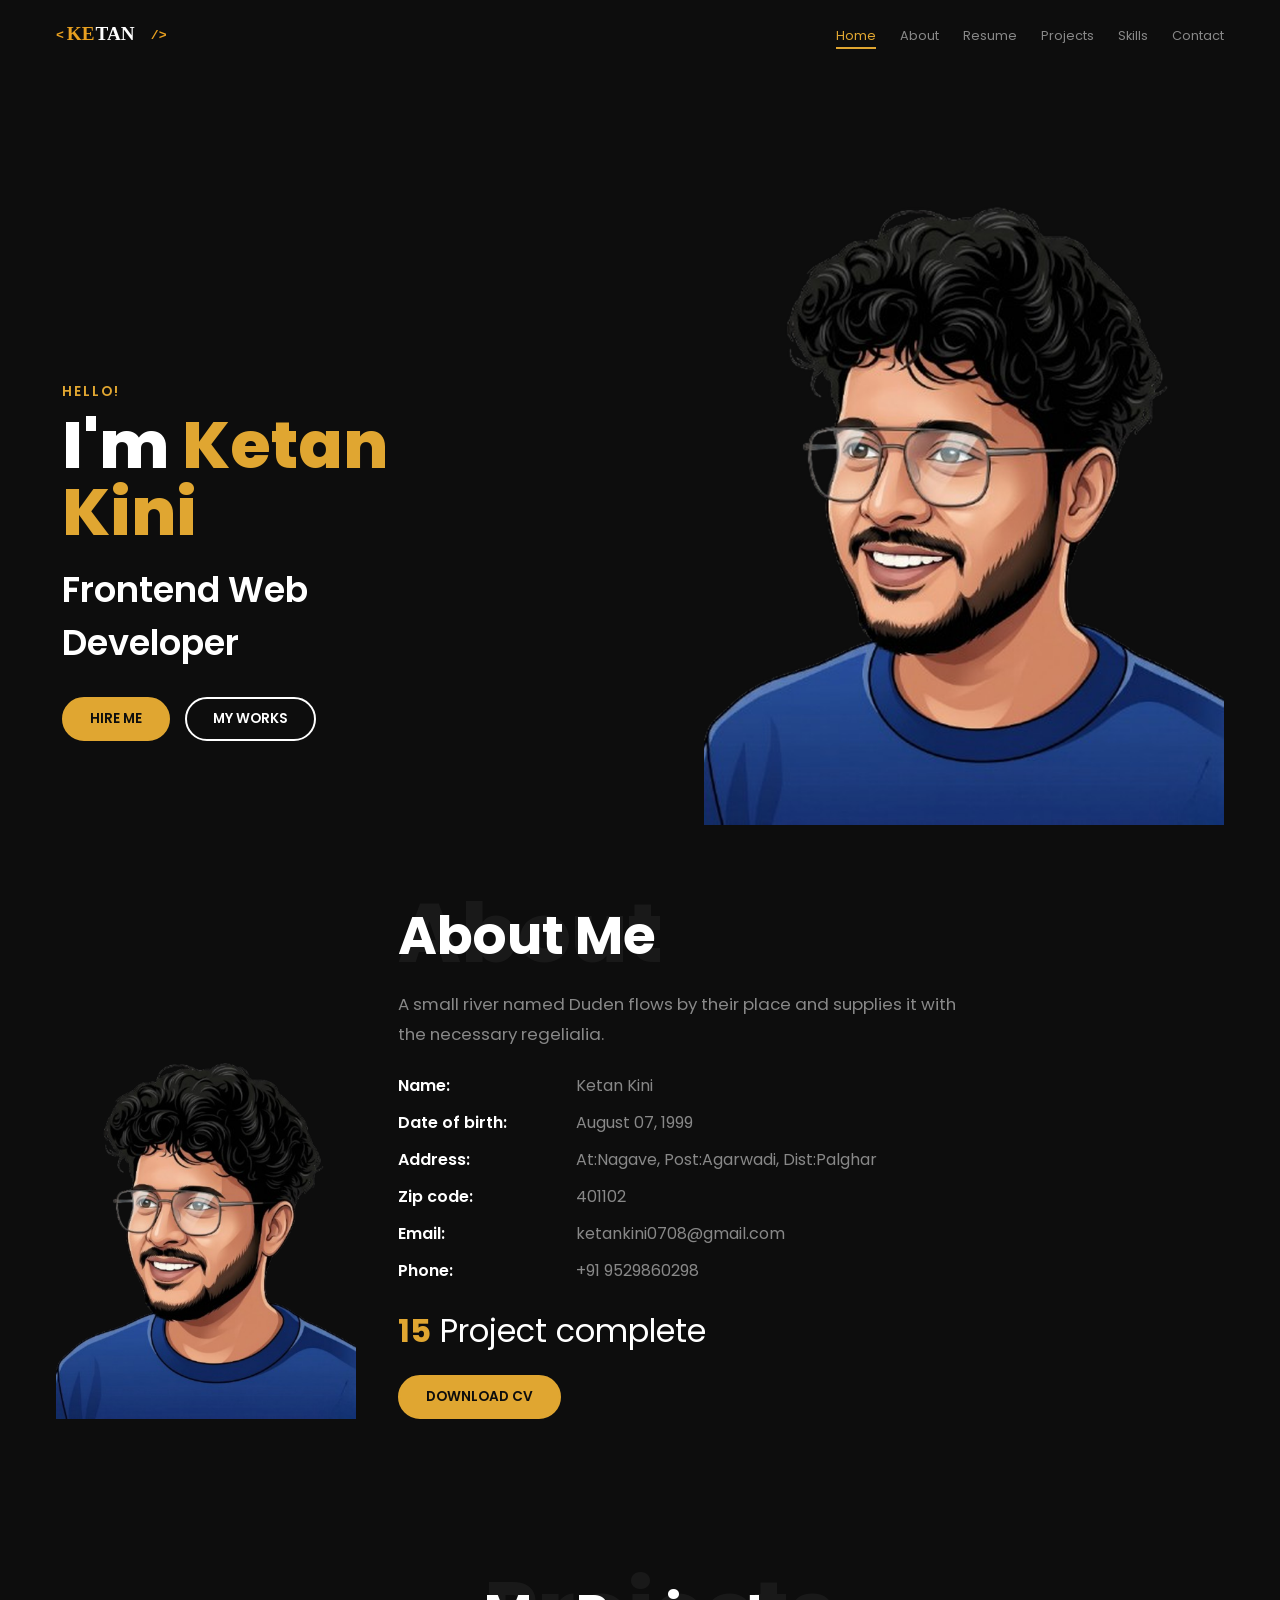
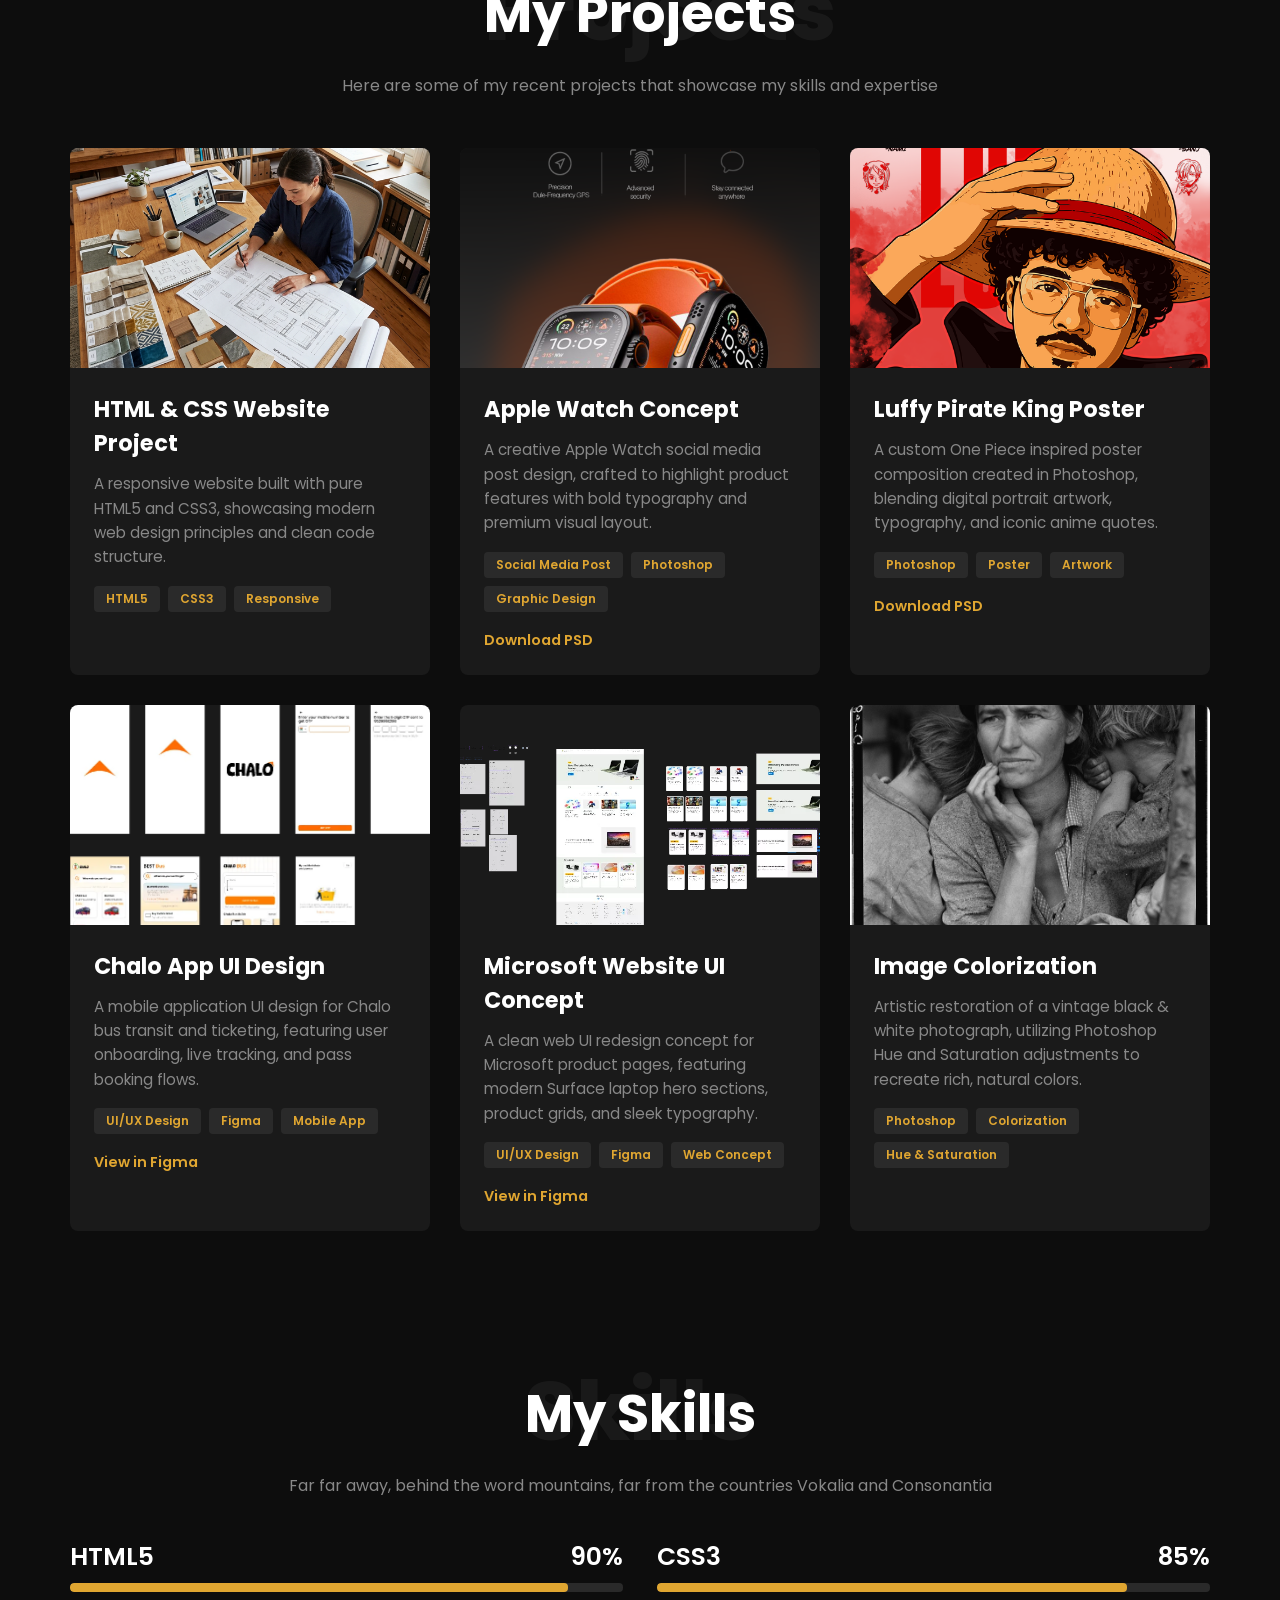
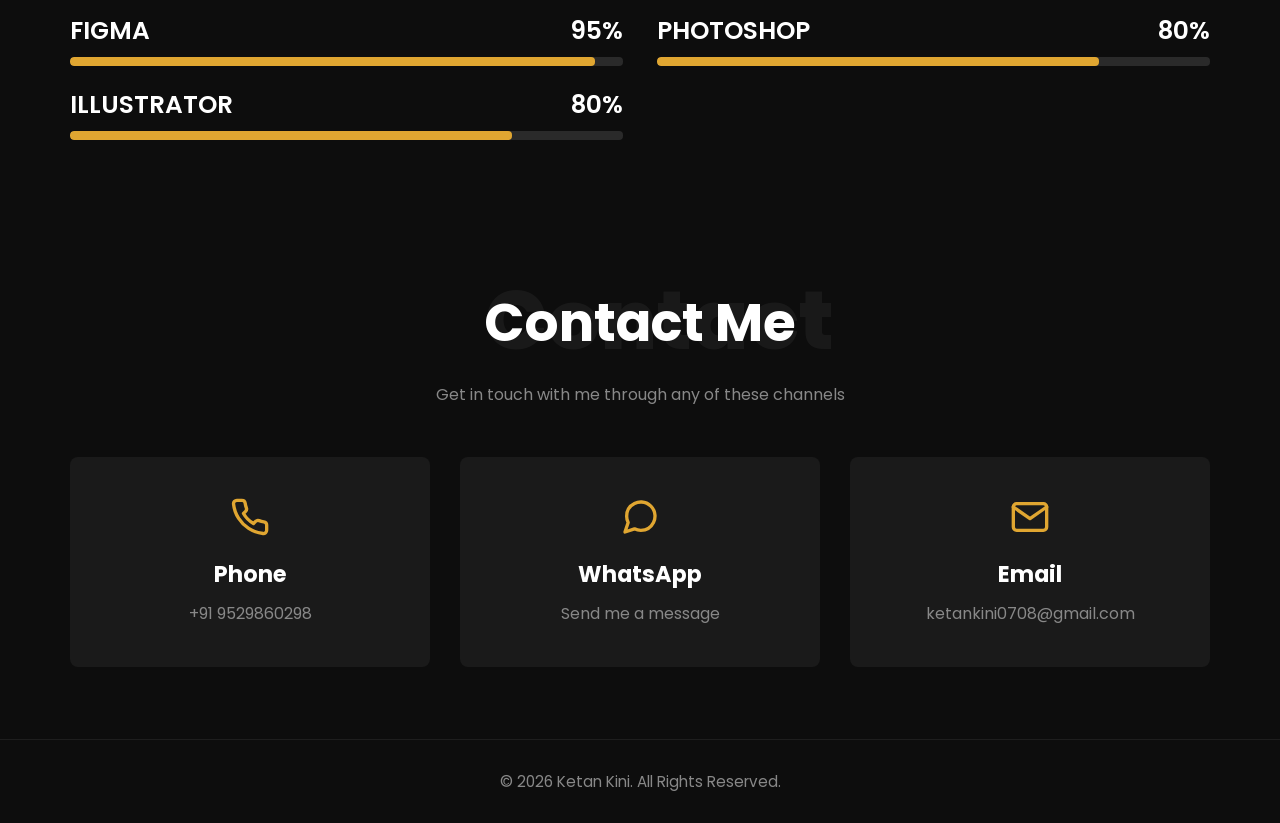
<file: index.html>
<!DOCTYPE html>
<html lang="en">
<head>
    <meta charset="UTF-8">
    <meta name="viewport" content="width=device-width, initial-scale=1.0">
    <title>Ketan Kini Portfolio</title>
    <link rel="preconnect" href="https://fonts.googleapis.com">
    <link href="https://fonts.googleapis.com/css2?family=Poppins:wght@400;600;700;800&display=swap" rel="stylesheet">
    <link rel="stylesheet" href="style.css">
</head>
<body>
    <nav>
        <div class="logo"><img src="ketan_kini_logo.svg" alt="Ketan Kini" height="50" /></div>
        <ul class="nav-links">
            <li><a href="#home" class="active">Home</a></li>
            <li><a href="#about">About</a></li>
            <li><a href="assets/Ketan_Kini_Resume.jpg" download="Ketan_Kini_Resume.jpg">Resume</a></li>
            <li><a href="#projects">Projects</a></li>
            <li><a href="#skills">Skills</a></li>
            <li><a href="#contact">Contact</a></li>
        </ul>
    </nav>

    <section id="home">
        <div class="hero-text">
            <p class="hello">Hello!</p>
            <h1>I'm <span>Ketan<br>Kini</span></h1>
            <p class="subtitle">Frontend Web Developer</p>
            <div class="hero-buttons">
                <a href="#about" class="btn-gold">HIRE ME</a>
                <a href="#projects" class="btn-outline">MY WORKS</a>
            </div>
        </div>
        <div class="hero-image">
            <img src="my_img.png" alt="Ketan Kini">
        </div>
    </section>

    <section id="about">
        <div class="about-image">
            <img src="my_img.png" alt="Ketan kini">
        </div>
        <div class="about-content">
            <div class="section-watermark">
                <span class="watermark">About</span>
                <h2>About Me</h2>
            </div>
            <p class="about-desc">
                A small river named Duden flows by their place and supplies it
                with the necessary regelialia.
            </p>
            <div class="about-info">
                <div class="info-row">
                    <span class="info-label">Name:</span>
                    <span class="info-value">Ketan Kini</span>
                </div>
                <div class="info-row">
                    <span class="info-label">Date of birth:</span>
                    <span class="info-value">August 07, 1999</span>
                </div>
                <div class="info-row">
                    <span class="info-label">Address:</span>
                    <span class="info-value">At:Nagave, Post:Agarwadi, Dist:Palghar</span>
                </div>
                <div class="info-row">
                    <span class="info-label">Zip code:</span>
                    <span class="info-value">401102</span>
                </div>
                <div class="info-row">
                    <span class="info-label">Email:</span>
                    <span class="info-value">ketankini0708@gmail.com</span>
                </div>
                <div class="info-row">
                    <span class="info-label">Phone:</span>
                    <span class="info-value">+91 9529860298</span>
                </div>
            </div>
            <p class="project-count">
                <strong>15</strong> Project complete
            </p>
            <a href="assets/Ketan_Kini_Resume.jpg" download="Ketan_Kini_Resume.jpg" class="btn-gold">DOWNLOAD CV</a>
        </div>
    </section>

    <section id="projects">
        <div class="section-header">
            <div class="section-watermark">
                <span class="watermark">Projects</span>
                <h2>My Projects</h2>
            </div>
            <p>Here are some of my recent projects that showcase my skills and expertise</p>
        </div>
        <div class="projects-grid">
            <a href="projects/project-1/index.html" class="project-card project-card--link" target="_blank" rel="noopener">
                <div class="project-image">
                    <img src="projects/project-1/img/workspace.png" alt="HTML &amp; CSS Website Project">
                </div>
                <div class="project-content">
                    <h3>HTML &amp; CSS Website Project</h3>
                    <p>A responsive website built with pure HTML5 and CSS3, showcasing modern web design principles and clean code structure.</p>
                    <div class="project-tags">
                        <span class="tag">HTML5</span>
                        <span class="tag">CSS3</span>
                        <span class="tag">Responsive</span>
                    </div>
                </div>
            </a>
            <div class="project-card project-card--clickable" data-project-url="projects/project-2/index.html" tabindex="0" role="link" aria-label="Open Apple Watch Concept preview">
                <div class="project-image">
                    <img src="projects/project-2/apple_watch.png" alt="Apple Watch landing page preview" class="apple-watch-thumb">
                </div>
                <div class="project-content">
                    <h3>Apple Watch Concept</h3>
                    <p>A creative Apple Watch social media post design, crafted to highlight product features with bold typography and premium visual layout.</p>
                    <div class="project-tags">
                        <span class="tag">Social Media Post</span>
                        <span class="tag">Photoshop</span>
                        <span class="tag">Graphic Design</span>
                    </div>
                    <div class="project-links">
                        <a href="projects/project-2/apple_watch.psd" download="apple_watch.psd" class="project-link">Download PSD</a>
                    </div>
                </div>
            </div>
            <div class="project-card project-card--clickable" data-project-url="projects/project-5/index.html" tabindex="0" role="link" aria-label="Open Luffy Pirate King Poster preview">
                <div class="project-image">
                    <img src="projects/project-5/modern_poster_thumb.png" alt="Luffy Pirate King Poster preview" class="modern-poster-thumb">
                </div>
                <div class="project-content">
                    <h3>Luffy Pirate King Poster</h3>
                    <p>A custom One Piece inspired poster composition created in Photoshop, blending digital portrait artwork, typography, and iconic anime quotes.</p>
                    <div class="project-tags">
                        <span class="tag">Photoshop</span>
                        <span class="tag">Poster</span>
                        <span class="tag">Artwork</span>
                    </div>
                    <div class="project-links">
                        <a href="projects/project-5/modern_poster.psd" download="modern_poster.psd" class="project-link">Download PSD</a>
                    </div>
                </div>
            </div>
            <div class="project-card project-card--clickable" data-project-url="https://www.figma.com/design/dCYKZvJPeMyLBeoBWhJP19/chalo?node-id=0-1&t=9ohgnh7avR0HBTeg-1" tabindex="0" role="link" aria-label="Open Chalo App UI Design in Figma">
                <div class="project-image">
                    <img src="projects/project-3/chalo.png" alt="Chalo App UI Design Figma preview" class="chalo-thumb">
                </div>
                <div class="project-content">
                    <h3>Chalo App UI Design</h3>
                    <p>A mobile application UI design for Chalo bus transit and ticketing, featuring user onboarding, live tracking, and pass booking flows.</p>
                    <div class="project-tags">
                        <span class="tag">UI/UX Design</span>
                        <span class="tag">Figma</span>
                        <span class="tag">Mobile App</span>
                    </div>
                    <div class="project-links">
                        <a href="https://www.figma.com/design/dCYKZvJPeMyLBeoBWhJP19/chalo?node-id=0-1&t=9ohgnh7avR0HBTeg-1" target="_blank" rel="noopener" class="project-link">View in Figma</a>
                    </div>
                </div>
            </div>
            <div class="project-card project-card--clickable" data-project-url="https://www.figma.com/design/8ovPS0qS6cMPuJkhbM8non/microsoft?node-id=0-1&t=NIjxpKs34daLgEV5-1" tabindex="0" role="link" aria-label="Open Microsoft Website UI Design in Figma">
                <div class="project-image">
                    <img src="projects/project-4/microsoft.png" alt="Microsoft Website UI Design Figma preview" class="microsoft-thumb">
                </div>
                <div class="project-content">
                    <h3>Microsoft Website UI Concept</h3>
                    <p>A clean web UI redesign concept for Microsoft product pages, featuring modern Surface laptop hero sections, product grids, and sleek typography.</p>
                    <div class="project-tags">
                        <span class="tag">UI/UX Design</span>
                        <span class="tag">Figma</span>
                        <span class="tag">Web Concept</span>
                    </div>
                    <div class="project-links">
                        <a href="https://www.figma.com/design/8ovPS0qS6cMPuJkhbM8non/microsoft?node-id=0-1&t=NIjxpKs34daLgEV5-1" target="_blank" rel="noopener" class="project-link">View in Figma</a>
                    </div>
                </div>
            </div>
            <div class="project-card project-card--clickable" data-project-url="projects/project-6/index.html" tabindex="0" role="link" aria-label="Open Image Colorization project preview">
                <div class="project-image image-colorize-container">
                    <img src="projects/project-6/PhotoshopExtension_Image (8).png" alt="Original Black & White" class="image-bw">
                    <img src="projects/project-6/colorize.png" alt="Colorized with Hue & Saturation" class="image-color">
                </div>
                <div class="project-content">
                    <h3>Image Colorization</h3>
                    <p>Artistic restoration of a vintage black & white photograph, utilizing Photoshop Hue and Saturation adjustments to recreate rich, natural colors.</p>
                    <div class="project-tags">
                        <span class="tag">Photoshop</span>
                        <span class="tag">Colorization</span>
                        <span class="tag">Hue &amp; Saturation</span>
                    </div>
                </div>
            </div>
        </div>
    </section>

    <section id="skills">
        <div class="section-header">
            <div class="section-watermark">
                <span class="watermark">Skills</span>
                <h2>My Skills</h2>
            </div>
            <p>Far far away, behind the word mountains, far from the countries Vokalia and Consonantia</p>
        </div>
        <div class="skills-grid">
            <div class="skill-item">
                <div class="skill-label">
                    <span>HTML5</span>
                    <span>90%</span>
                </div>
                <div class="skill-bar">
                    <div class="fill" style="width: 90%;"></div>
                </div>
            </div>
            <div class="skill-item">
                <div class="skill-label">
                    <span>CSS3</span>
                    <span>85%</span>
                </div>
                <div class="skill-bar">
                    <div class="fill" style="width: 85%;"></div>
                </div>
            </div>
            <div class="skill-item">
                <div class="skill-label">
                    <span>FIGMA</span>
                    <span>95%</span>
                </div>
                <div class="skill-bar">
                    <div class="fill" style="width: 95%;"></div>
                </div>
            </div>
            <div class="skill-item">
                <div class="skill-label">
                    <span>PHOTOSHOP</span>
                    <span>80%</span>
                </div>
                <div class="skill-bar">
                    <div class="fill" style="width: 80%;"></div>
                </div>
            </div>
            <div class="skill-item">
                <div class="skill-label">
                    <span>ILLUSTRATOR</span>
                    <span>80%</span>
                </div>
                <div class="skill-bar">
                    <div class="fill" style="width: 80%;"></div>
                </div>
            </div>
        </div>
    </section>

    <section id="contact">
        <div class="section-header">
            <div class="section-watermark">
                <span class="watermark">Contact</span>
                <h2>Contact Me</h2>
            </div>
            <p>Get in touch with me through any of these channels</p>
        </div>
        <div class="contact-grid">
            <a href="tel:+919529860298" class="contact-card">
                <div class="contact-icon">
                    <svg xmlns="http://www.w3.org/2000/svg" width="40" height="40" viewBox="0 0 24 24" fill="none" stroke="currentColor" stroke-width="2" stroke-linecap="round" stroke-linejoin="round">
                        <path d="M22 16.92v3a2 2 0 0 1-2.18 2 19.79 19.79 0 0 1-8.63-3.07 19.5 19.5 0 0 1-6-6 19.79 19.79 0 0 1-3.07-8.67A2 2 0 0 1 4.11 2h3a2 2 0 0 1 2 1.72 12.84 12.84 0 0 0 .7 2.81 2 2 0 0 1-.45 2.11L8.09 9.91a16 16 0 0 0 6 6l1.27-1.27a2 2 0 0 1 2.11-.45 12.84 12.84 0 0 0 2.81.7A2 2 0 0 1 22 16.92z"></path>
                    </svg>
                </div>
                <h3>Phone</h3>
                <p>+91 9529860298</p>
            </a>
            <a href="https://wa.me/919529860298" target="_blank" rel="noopener noreferrer" class="contact-card">
                <div class="contact-icon">
                    <svg xmlns="http://www.w3.org/2000/svg" width="40" height="40" viewBox="0 0 24 24" fill="none" stroke="currentColor" stroke-width="2" stroke-linecap="round" stroke-linejoin="round">
                        <path d="M21 11.5a8.38 8.38 0 0 1-.9 3.8 8.5 8.5 0 0 1-7.6 4.7 8.38 8.38 0 0 1-3.8-.9L3 21l1.9-5.7a8.38 8.38 0 0 1-.9-3.8 8.5 8.5 0 0 1 4.7-7.6 8.38 8.38 0 0 1 3.8-.9h.5a8.48 8.48 0 0 1 8 8v.5z"></path>
                    </svg>
                </div>
                <h3>WhatsApp</h3>
                <p>Send me a message</p>
            </a>
            <a href="mailto:ketankini0708@gmail.com" class="contact-card" id="email-link">
                <div class="contact-icon">
                    <svg xmlns="http://www.w3.org/2000/svg" width="40" height="40" viewBox="0 0 24 24" fill="none" stroke="currentColor" stroke-width="2" stroke-linecap="round" stroke-linejoin="round">
                        <path d="M4 4h16c1.1 0 2 .9 2 2v12c0 1.1-.9 2-2 2H4c-1.1 0-2-.9-2-2V6c0-1.1.9-2 2-2z"></path>
                        <polyline points="22,6 12,13 2,6"></polyline>
                    </svg>
                </div>
                <h3>Email</h3>
                <p>ketankini0708@gmail.com</p>
            </a>
        </div>
    </section>

    <footer>
        <p>&copy; 2026 Ketan Kini. All Rights Reserved.</p>
    </footer>
    <script>
        // Handle email link to work properly on both mobile and desktop
        document.getElementById('email-link').addEventListener('click', function(e) {
            // Check if device is mobile
            const isMobile = /Android|webOS|iPhone|iPad|iPod|BlackBerry|IEMobile|Opera Mini/i.test(navigator.userAgent);

            if (!isMobile) {
                // On desktop, prevent default mailto and open Gmail web compose
                e.preventDefault();
                window.open('https://mail.google.com/mail/?view=cm&fs=1&to=ketankini0708@gmail.com', '_blank');
            }
            // On mobile, let the default mailto: behavior work (opens Gmail app)
        });

        document.querySelectorAll('.project-card--clickable').forEach((card) => {
            const openProject = () => window.open(card.dataset.projectUrl, '_blank', 'noopener');

            card.addEventListener('click', (event) => {
                if (event.target.closest('.project-links a')) {
                    return;
                }

                openProject();
            });

            card.addEventListener('keydown', (event) => {
                if (event.key === 'Enter' || event.key === ' ') {
                    event.preventDefault();
                    openProject();
                }
            });
        });
    </script>
</body>
</html>
</file>
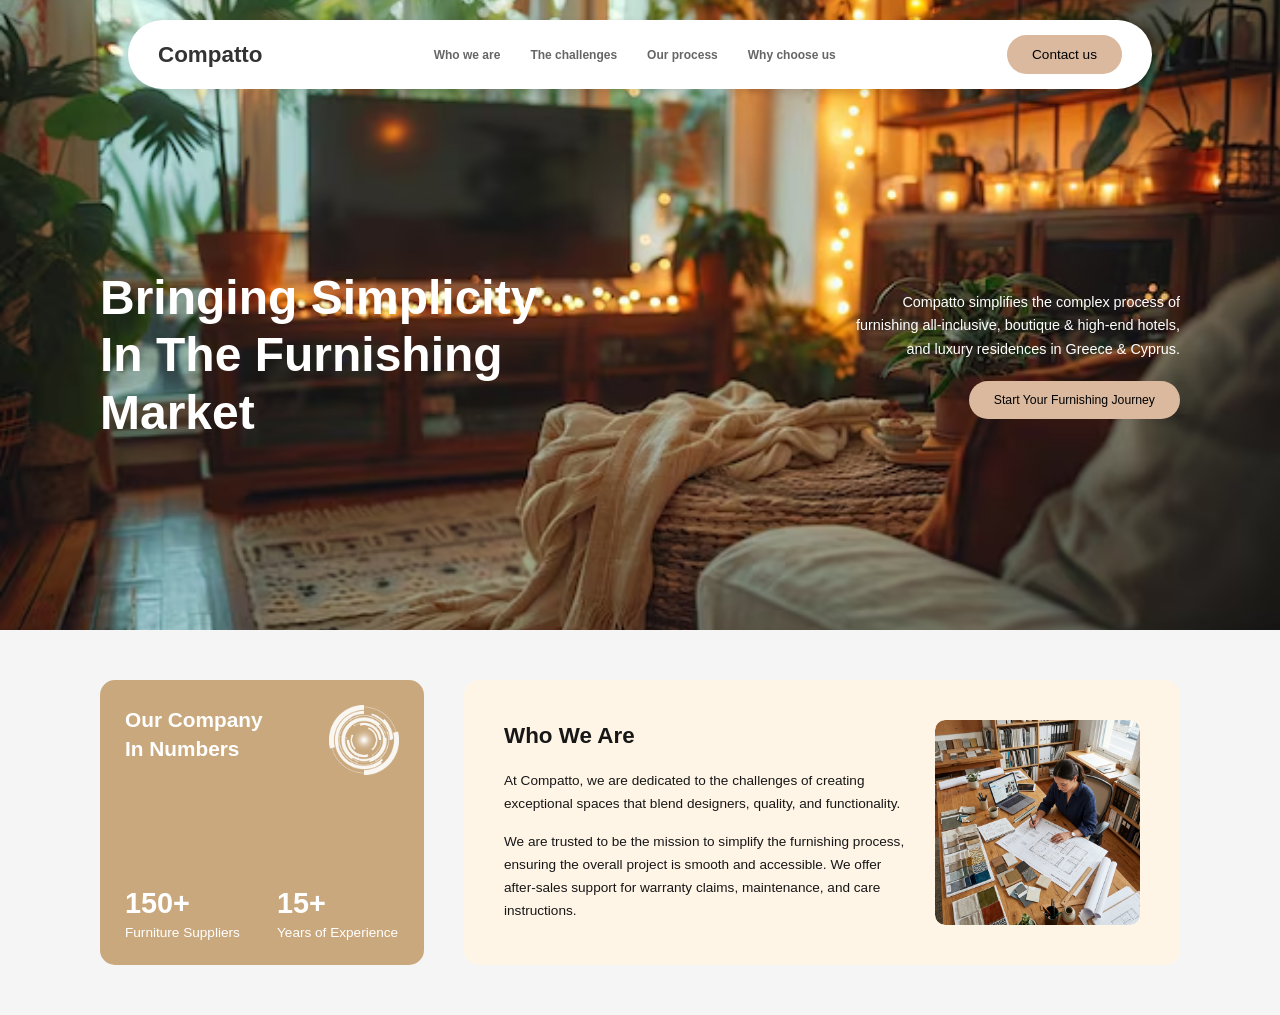
<file: projects/project-1/index.html>
<!DOCTYPE html>
<html lang="en">
<head>
    <meta charset="UTF-8">
    <meta name="viewport" content="width=device-width, initial-scale=1.0">
    <title>Compatto - Furnishing Solutions</title>
    <link rel="stylesheet" href="style.css">
</head>
<body>
    <nav id="navbar">
            <div id="logo">
                Compatto
            </div>

            <div id="center">
                <h3 class="text">Who we are</h3>
                <h3 class="text">The challenges</h3>
                <h3 class="text">Our process</h3>
                <h3 class="text">Why choose us</h3>
            </div>

            <div id="right">
                <button>Contact us</button>
            </div>

            <button id="menu-toggle" aria-label="Toggle navigation">
                <span></span>
                <span></span>
                <span></span>
            </button>
        </nav>

        <div id="herosection">
            
            <div id="lines">
                <h1>Bringing Simplicity <br> In The Furnishing Market</h1>
            </div>
                
         <div id="leftline">
            <h2>Compatto simplifies the complex process of <br> furnishing all-inclusive, boutique & high-end hotels, <br> and luxury residences in Greece & Cyprus.</h2>
            <button class="button2">Start Your Furnishing Journey</button>
        </div>
            
        </div>

        <div id="bottom">
            <div class="bottom-content">
                <div class="bottom-left-box">
                    <div class="box-header">
                        <div class="box-title">
                            <h2>Our Company <br> In Numbers</h2>
                        </div>
                        <div class="logo-wrapper">
                            <img src="img/logo 3.png" alt="Compatto Logo"  >  
                        </div>
                    </div>
                    <div class="box-footer">
                        <div class="stat">
                            <h1 id="num">150+</h1>
                            <h3>Furniture Suppliers</h3>
                        </div>
                        <div class="stat">
                            <h1 id="num1">15+</h1>
                            <h3>Years of Experience</h3>
                        </div>
                    </div>
                </div>
                <div class="bottom-right">
                    <div class="who-wrapper">
                        <div class="who-text">
                            <h2>Who We Are</h2>
                            <p>At Compatto, we are dedicated to the challenges of creating exceptional spaces that blend designers, quality, and functionality.</p>
                            <p>We are trusted to be the mission to simplify the furnishing process, ensuring the overall project is smooth and accessible. We offer after-sales support for warranty claims, maintenance, and care instructions.</p>
                        </div>
                        <div class="who-image">
                            <img src="img/workspace.png" alt="Office scene" />
                        </div>
                    </div>
                </div>
            </div>
        </div>

    <script>
        const menuToggle = document.getElementById('menu-toggle');
        const navbar = document.getElementById('navbar');
        menuToggle.addEventListener('click', () => {
            navbar.classList.toggle('open');
        });
    </script>
</body>
</html>
</file>
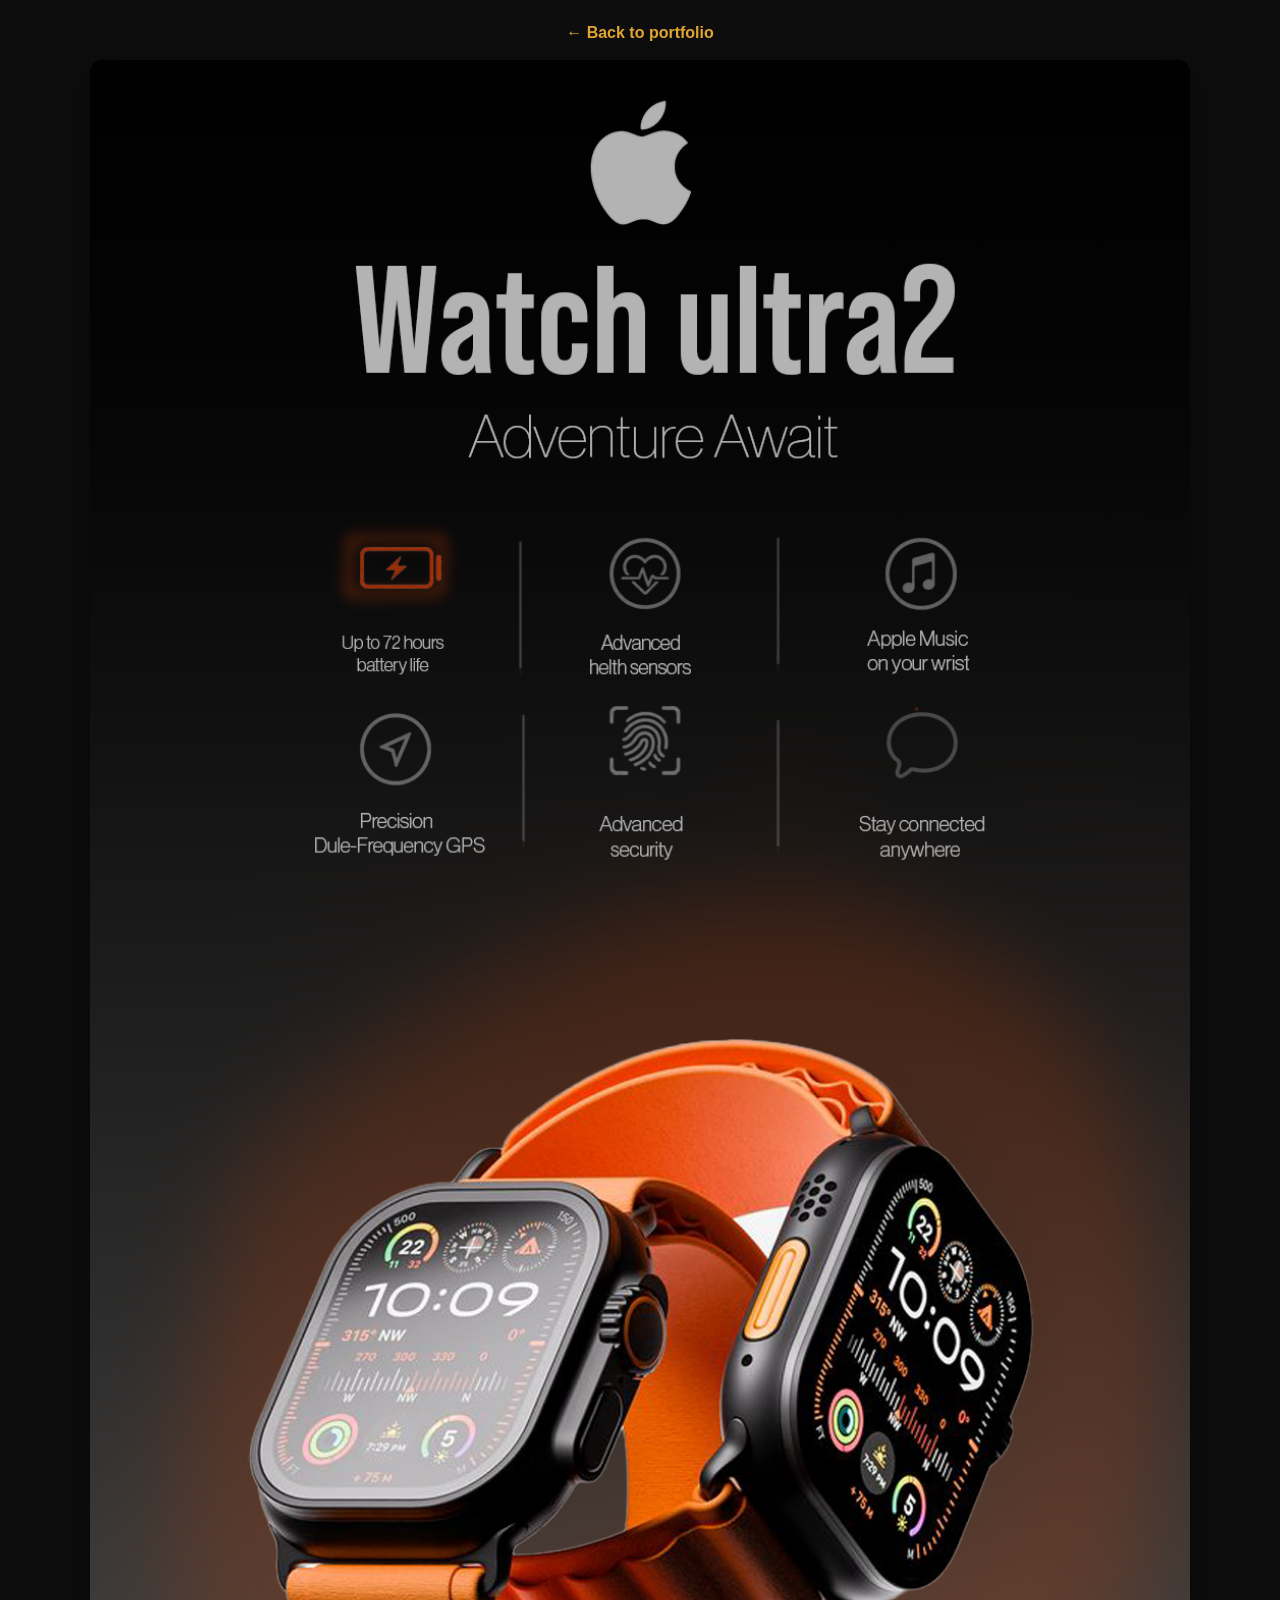
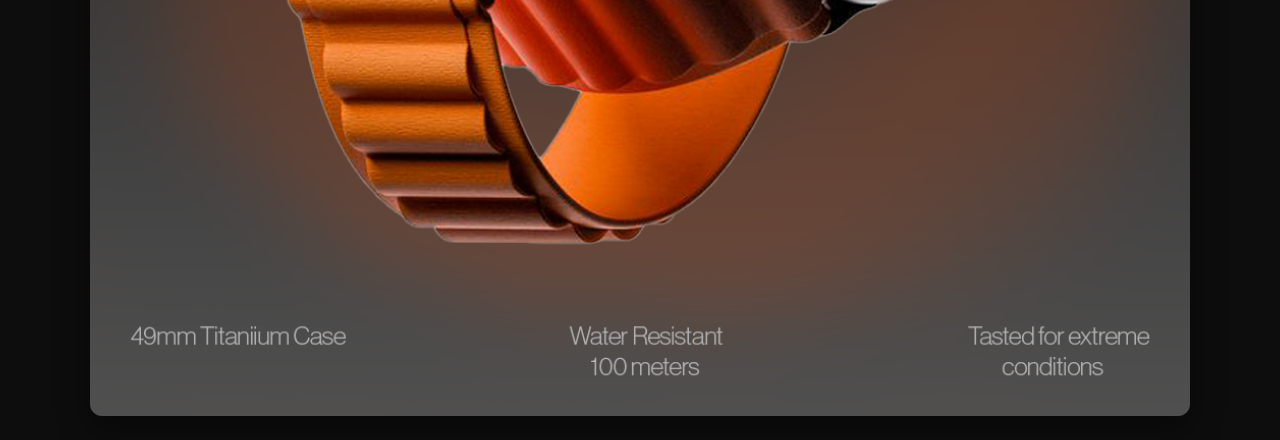
<file: projects/project-2/index.html>
<!DOCTYPE html>
<html lang="en">
<head>
    <meta charset="UTF-8">
    <meta name="viewport" content="width=device-width, initial-scale=1.0">
    <title>Apple Watch Concept Preview</title>
    <style>
        :root {
            color-scheme: dark;
        }

        * {
            box-sizing: border-box;
        }

        body {
            margin: 0;
            min-height: 100vh;
            display: grid;
            place-items: center;
            background: #0d0d0d;
            color: #ffffff;
            font-family: Arial, sans-serif;
            padding: 24px;
        }

        main {
            width: min(100%, 1100px);
            text-align: center;
        }

        img {
            width: 100%;
            height: auto;
            display: block;
            border-radius: 12px;
            box-shadow: 0 12px 32px rgba(0, 0, 0, 0.45);
        }

        a {
            display: inline-block;
            margin-bottom: 18px;
            color: #e0a631;
            text-decoration: none;
            font-weight: 700;
        }
    </style>
</head>
<body>
    <main>
        <a href="../../index.html">← Back to portfolio</a>
        <img src="apple_watch.png" alt="Apple Watch concept preview">
    </main>
</body>
</html>
</file>
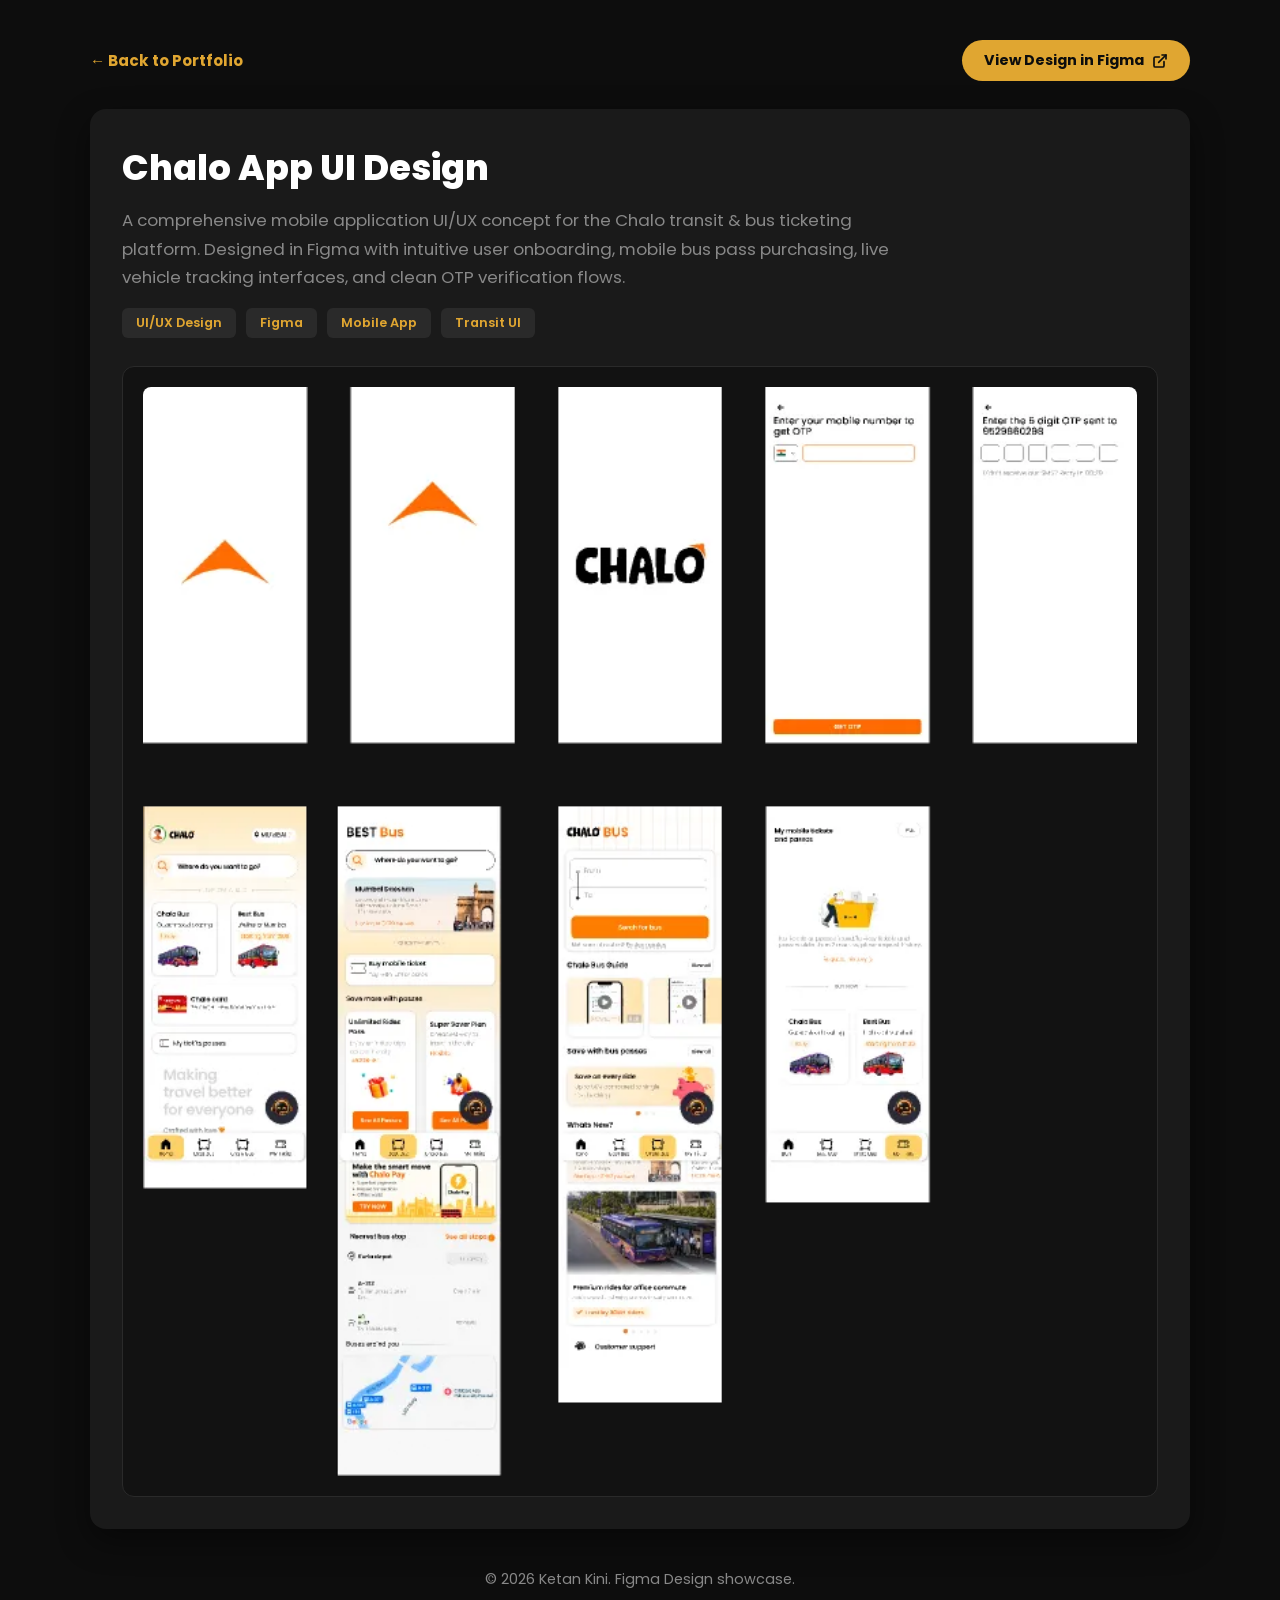
<file: projects/project-3/index.html>
<!DOCTYPE html>
<html lang="en">
<head>
    <meta charset="UTF-8">
    <meta name="viewport" content="width=device-width, initial-scale=1.0">
    <title>Chalo App UI Design Preview - Ketan Kini Portfolio</title>
    <link rel="preconnect" href="https://fonts.googleapis.com">
    <link href="https://fonts.googleapis.com/css2?family=Poppins:wght@400;600;700;800&display=swap" rel="stylesheet">
    <style>
        :root {
            color-scheme: dark;
            --black: #0d0d0d;
            --card-bg: #1a1a1a;
            --gold: #e0a631;
            --white: #ffffff;
            --grey: #888888;
        }

        * {
            box-sizing: border-box;
            margin: 0;
            padding: 0;
        }

        body {
            min-height: 100vh;
            background: var(--black);
            color: var(--white);
            font-family: 'Poppins', Arial, sans-serif;
            padding: 40px 24px;
            display: flex;
            flex-direction: column;
            align-items: center;
        }

        header {
            width: min(100%, 1100px);
            margin-bottom: 28px;
            display: flex;
            justify-content: space-between;
            align-items: center;
            flex-wrap: wrap;
            gap: 16px;
        }

        .back-link {
            color: var(--gold);
            text-decoration: none;
            font-weight: 700;
            font-size: 0.95rem;
            display: inline-flex;
            align-items: center;
            gap: 6px;
            transition: opacity 0.3s;
        }

        .back-link:hover {
            opacity: 0.8;
        }

        .figma-btn {
            display: inline-flex;
            align-items: center;
            gap: 8px;
            background: var(--gold);
            color: var(--black);
            padding: 10px 22px;
            border-radius: 25px;
            font-weight: 700;
            font-size: 0.9rem;
            text-decoration: none;
            transition: opacity 0.3s, transform 0.2s;
        }

        .figma-btn:hover {
            opacity: 0.9;
            transform: translateY(-2px);
        }

        main {
            width: min(100%, 1100px);
            background: var(--card-bg);
            border-radius: 16px;
            padding: 32px;
            box-shadow: 0 12px 32px rgba(0, 0, 0, 0.45);
        }

        .project-header {
            margin-bottom: 24px;
        }

        .project-header h1 {
            font-size: 2.2rem;
            font-weight: 800;
            margin-bottom: 12px;
            color: var(--white);
        }

        .project-header p {
            color: var(--grey);
            font-size: 1.05rem;
            line-height: 1.7;
            max-width: 800px;
        }

        .tags {
            display: flex;
            flex-wrap: wrap;
            gap: 10px;
            margin-top: 16px;
        }

        .tag {
            background: #2a2a2a;
            color: var(--gold);
            padding: 6px 14px;
            border-radius: 6px;
            font-size: 0.8rem;
            font-weight: 600;
        }

        .preview-container {
            margin-top: 28px;
            border-radius: 12px;
            overflow: hidden;
            background: #121212;
            padding: 20px;
            border: 1px solid #2a2a2a;
        }

        .preview-container img {
            width: 100%;
            height: auto;
            display: block;
            border-radius: 8px;
            object-fit: contain;
        }

        footer {
            margin-top: 40px;
            color: var(--grey);
            font-size: 0.9rem;
        }
    </style>
</head>
<body>
    <header>
        <a href="../../index.html" class="back-link">← Back to Portfolio</a>
        <a href="https://www.figma.com/design/dCYKZvJPeMyLBeoBWhJP19/chalo?node-id=0-1&t=9ohgnh7avR0HBTeg-1" target="_blank" rel="noopener" class="figma-btn">
            <span>View Design in Figma</span>
            <svg width="16" height="16" viewBox="0 0 24 24" fill="none" stroke="currentColor" stroke-width="2.5" stroke-linecap="round" stroke-linejoin="round"><path d="M18 13v6a2 2 0 0 1-2 2H5a2 2 0 0 1-2-2V8a2 2 0 0 1 2-2h6"></path><polyline points="15 3 21 3 21 9"></polyline><line x1="10" y1="14" x2="21" y2="3"></line></svg>
        </a>
    </header>

    <main>
        <div class="project-header">
            <h1>Chalo App UI Design</h1>
            <p>A comprehensive mobile application UI/UX concept for the Chalo transit &amp; bus ticketing platform. Designed in Figma with intuitive user onboarding, mobile bus pass purchasing, live vehicle tracking interfaces, and clean OTP verification flows.</p>
            <div class="tags">
                <span class="tag">UI/UX Design</span>
                <span class="tag">Figma</span>
                <span class="tag">Mobile App</span>
                <span class="tag">Transit UI</span>
            </div>
        </div>

        <div class="preview-container">
            <img src="chalo.png" alt="Chalo App UI Design Figma Preview">
        </div>
    </main>

    <footer>
        <p>&copy; 2026 Ketan Kini. Figma Design showcase.</p>
    </footer>
</body>
</html>
</file>
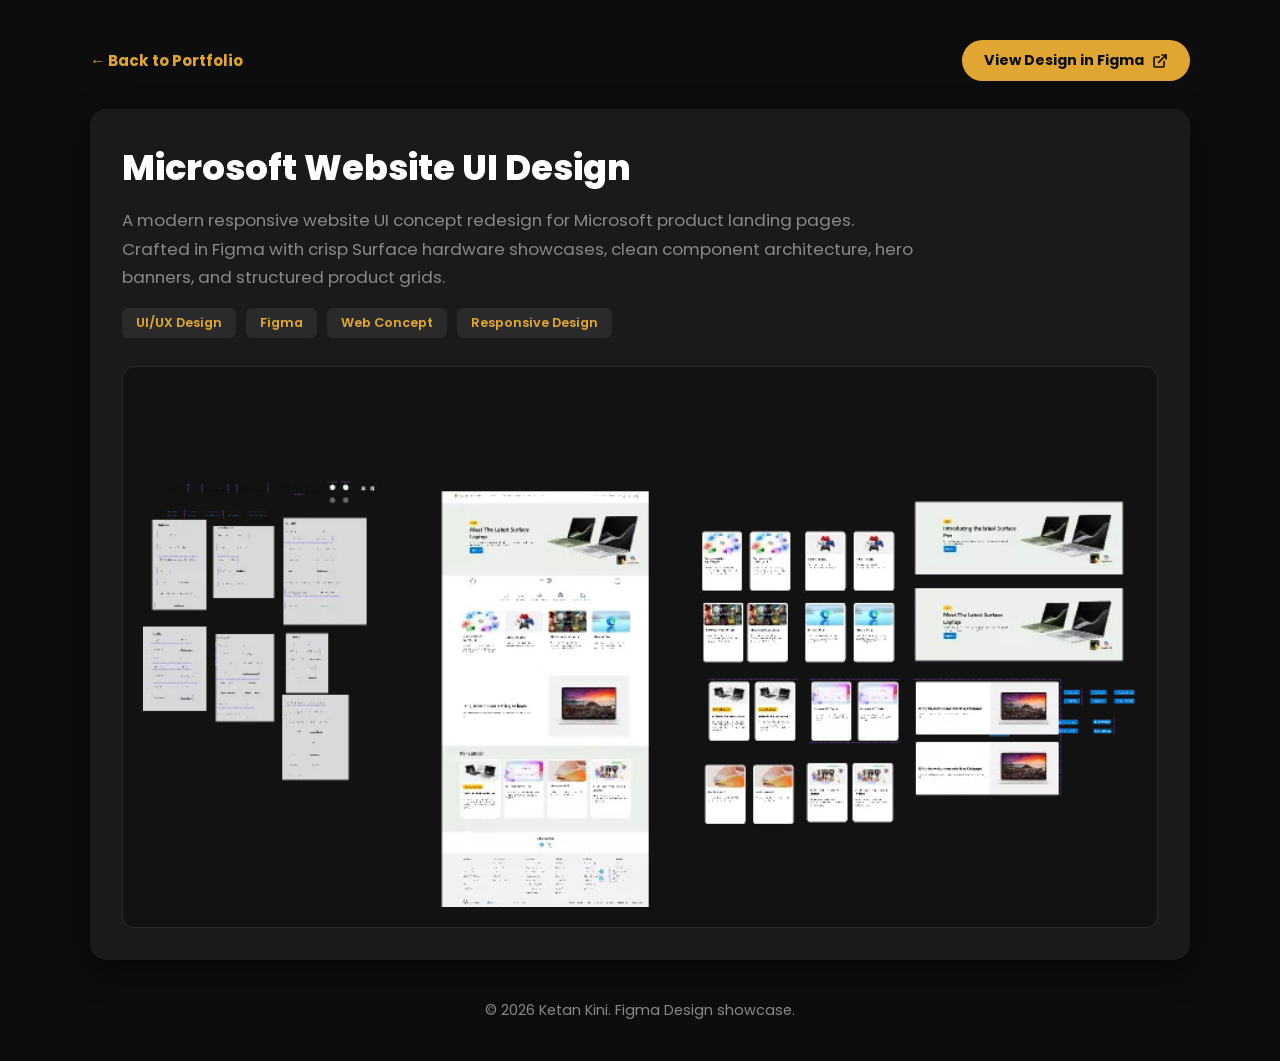
<file: projects/project-4/index.html>
<!DOCTYPE html>
<html lang="en">
<head>
    <meta charset="UTF-8">
    <meta name="viewport" content="width=device-width, initial-scale=1.0">
    <title>Microsoft Website UI Design Preview - Ketan Kini Portfolio</title>
    <link rel="preconnect" href="https://fonts.googleapis.com">
    <link href="https://fonts.googleapis.com/css2?family=Poppins:wght@400;600;700;800&display=swap" rel="stylesheet">
    <style>
        :root {
            color-scheme: dark;
            --black: #0d0d0d;
            --card-bg: #1a1a1a;
            --gold: #e0a631;
            --white: #ffffff;
            --grey: #888888;
        }

        * {
            box-sizing: border-box;
            margin: 0;
            padding: 0;
        }

        body {
            min-height: 100vh;
            background: var(--black);
            color: var(--white);
            font-family: 'Poppins', Arial, sans-serif;
            padding: 40px 24px;
            display: flex;
            flex-direction: column;
            align-items: center;
        }

        header {
            width: min(100%, 1100px);
            margin-bottom: 28px;
            display: flex;
            justify-content: space-between;
            align-items: center;
            flex-wrap: wrap;
            gap: 16px;
        }

        .back-link {
            color: var(--gold);
            text-decoration: none;
            font-weight: 700;
            font-size: 0.95rem;
            display: inline-flex;
            align-items: center;
            gap: 6px;
            transition: opacity 0.3s;
        }

        .back-link:hover {
            opacity: 0.8;
        }

        .figma-btn {
            display: inline-flex;
            align-items: center;
            gap: 8px;
            background: var(--gold);
            color: var(--black);
            padding: 10px 22px;
            border-radius: 25px;
            font-weight: 700;
            font-size: 0.9rem;
            text-decoration: none;
            transition: opacity 0.3s, transform 0.2s;
        }

        .figma-btn:hover {
            opacity: 0.9;
            transform: translateY(-2px);
        }

        main {
            width: min(100%, 1100px);
            background: var(--card-bg);
            border-radius: 16px;
            padding: 32px;
            box-shadow: 0 12px 32px rgba(0, 0, 0, 0.45);
        }

        .project-header {
            margin-bottom: 24px;
        }

        .project-header h1 {
            font-size: 2.2rem;
            font-weight: 800;
            margin-bottom: 12px;
            color: var(--white);
        }

        .project-header p {
            color: var(--grey);
            font-size: 1.05rem;
            line-height: 1.7;
            max-width: 800px;
        }

        .tags {
            display: flex;
            flex-wrap: wrap;
            gap: 10px;
            margin-top: 16px;
        }

        .tag {
            background: #2a2a2a;
            color: var(--gold);
            padding: 6px 14px;
            border-radius: 6px;
            font-size: 0.8rem;
            font-weight: 600;
        }

        .preview-container {
            margin-top: 28px;
            border-radius: 12px;
            overflow: hidden;
            background: #121212;
            padding: 20px;
            border: 1px solid #2a2a2a;
        }

        .preview-container img {
            width: 100%;
            height: auto;
            display: block;
            border-radius: 8px;
            object-fit: contain;
        }

        footer {
            margin-top: 40px;
            color: var(--grey);
            font-size: 0.9rem;
        }
    </style>
</head>
<body>
    <header>
        <a href="../../index.html" class="back-link">← Back to Portfolio</a>
        <a href="https://www.figma.com/design/8ovPS0qS6cMPuJkhbM8non/microsoft?node-id=0-1&t=NIjxpKs34daLgEV5-1" target="_blank" rel="noopener" class="figma-btn">
            <span>View Design in Figma</span>
            <svg width="16" height="16" viewBox="0 0 24 24" fill="none" stroke="currentColor" stroke-width="2.5" stroke-linecap="round" stroke-linejoin="round"><path d="M18 13v6a2 2 0 0 1-2 2H5a2 2 0 0 1-2-2V8a2 2 0 0 1 2-2h6"></path><polyline points="15 3 21 3 21 9"></polyline><line x1="10" y1="14" x2="21" y2="3"></line></svg>
        </a>
    </header>

    <main>
        <div class="project-header">
            <h1>Microsoft Website UI Design</h1>
            <p>A modern responsive website UI concept redesign for Microsoft product landing pages. Crafted in Figma with crisp Surface hardware showcases, clean component architecture, hero banners, and structured product grids.</p>
            <div class="tags">
                <span class="tag">UI/UX Design</span>
                <span class="tag">Figma</span>
                <span class="tag">Web Concept</span>
                <span class="tag">Responsive Design</span>
            </div>
        </div>

        <div class="preview-container">
            <img src="microsoft.png" alt="Microsoft Website UI Design Figma Preview">
        </div>
    </main>

    <footer>
        <p>&copy; 2026 Ketan Kini. Figma Design showcase.</p>
    </footer>
</body>
</html>
</file>
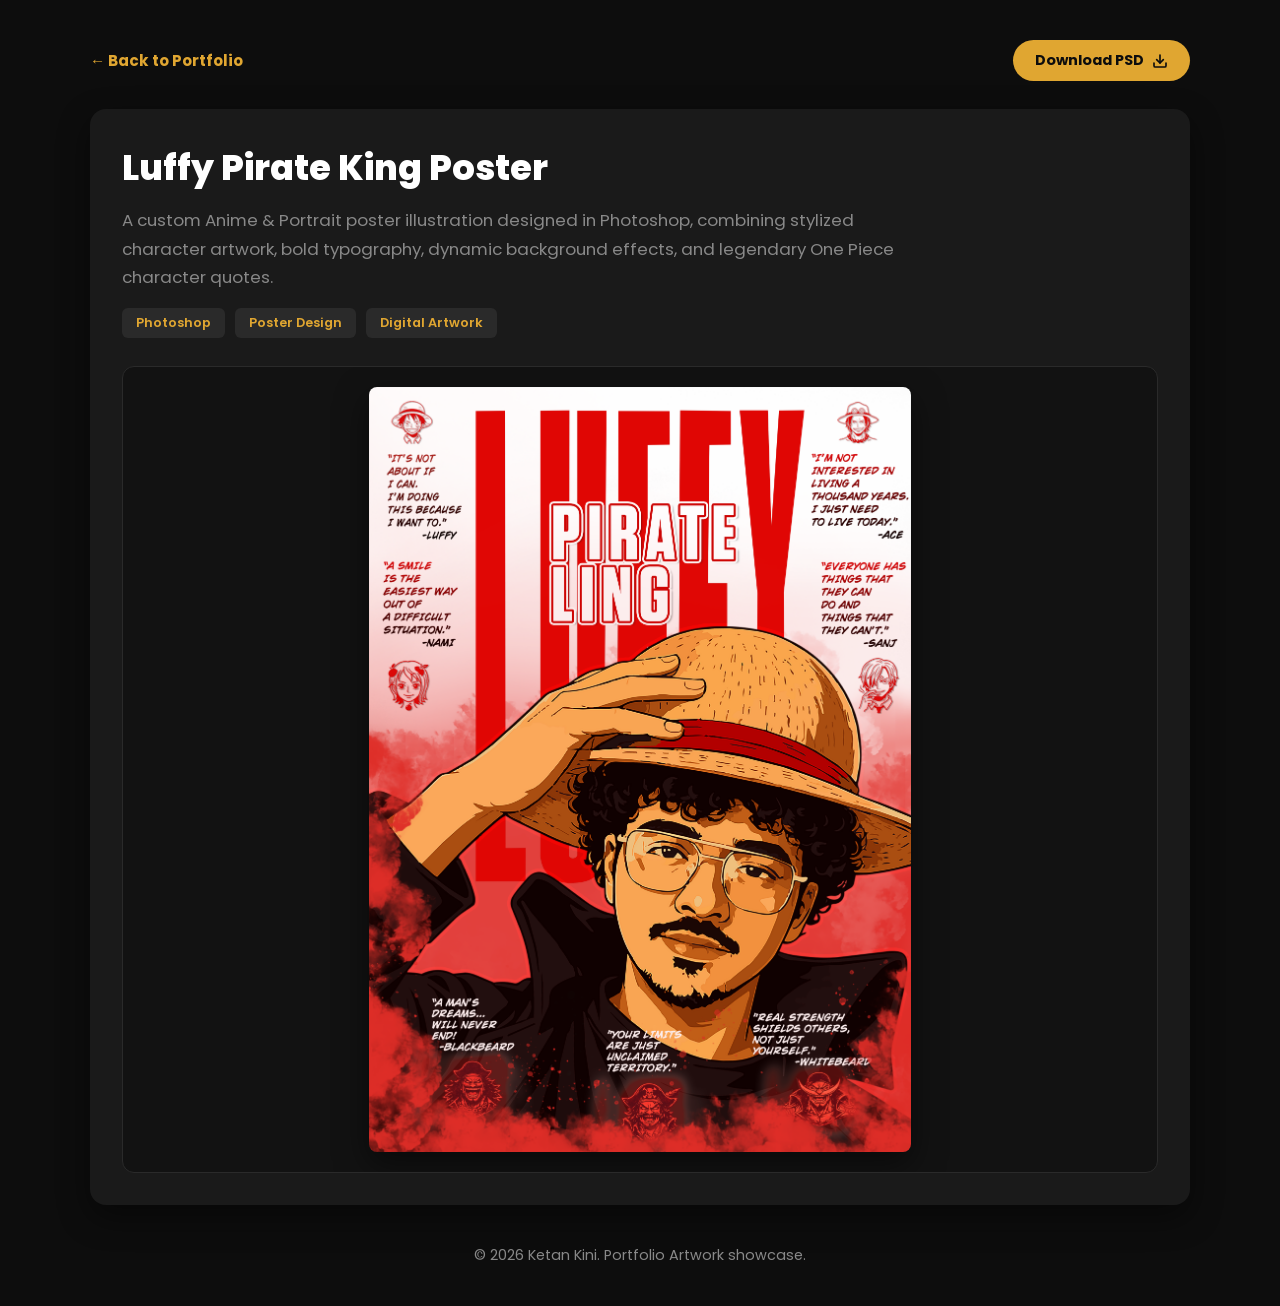
<file: projects/project-5/index.html>
<!DOCTYPE html>
<html lang="en">
<head>
    <meta charset="UTF-8">
    <meta name="viewport" content="width=device-width, initial-scale=1.0">
    <title>Luffy Pirate King Poster Preview - Ketan Kini Portfolio</title>
    <link rel="preconnect" href="https://fonts.googleapis.com">
    <link href="https://fonts.googleapis.com/css2?family=Poppins:wght@400;600;700;800&display=swap" rel="stylesheet">
    <style>
        :root {
            color-scheme: dark;
            --black: #0d0d0d;
            --card-bg: #1a1a1a;
            --gold: #e0a631;
            --white: #ffffff;
            --grey: #888888;
        }

        * {
            box-sizing: border-box;
            margin: 0;
            padding: 0;
        }

        body {
            min-height: 100vh;
            background: var(--black);
            color: var(--white);
            font-family: 'Poppins', Arial, sans-serif;
            padding: 40px 24px;
            display: flex;
            flex-direction: column;
            align-items: center;
        }

        header {
            width: min(100%, 1100px);
            margin-bottom: 28px;
            display: flex;
            justify-content: space-between;
            align-items: center;
            flex-wrap: wrap;
            gap: 16px;
        }

        .back-link {
            color: var(--gold);
            text-decoration: none;
            font-weight: 700;
            font-size: 0.95rem;
            display: inline-flex;
            align-items: center;
            gap: 6px;
            transition: opacity 0.3s;
        }

        .back-link:hover {
            opacity: 0.8;
        }

        .download-btn {
            display: inline-flex;
            align-items: center;
            gap: 8px;
            background: var(--gold);
            color: var(--black);
            padding: 10px 22px;
            border-radius: 25px;
            font-weight: 700;
            font-size: 0.9rem;
            text-decoration: none;
            transition: opacity 0.3s, transform 0.2s;
        }

        .download-btn:hover {
            opacity: 0.9;
            transform: translateY(-2px);
        }

        main {
            width: min(100%, 1100px);
            background: var(--card-bg);
            border-radius: 16px;
            padding: 32px;
            box-shadow: 0 12px 32px rgba(0, 0, 0, 0.45);
            text-align: center;
        }

        .project-header {
            margin-bottom: 24px;
            text-align: left;
        }

        .project-header h1 {
            font-size: 2.2rem;
            font-weight: 800;
            margin-bottom: 12px;
            color: var(--white);
        }

        .project-header p {
            color: var(--grey);
            font-size: 1.05rem;
            line-height: 1.7;
            max-width: 800px;
        }

        .tags {
            display: flex;
            flex-wrap: wrap;
            gap: 10px;
            margin-top: 16px;
        }

        .tag {
            background: #2a2a2a;
            color: var(--gold);
            padding: 6px 14px;
            border-radius: 6px;
            font-size: 0.8rem;
            font-weight: 600;
        }

        .preview-container {
            margin-top: 28px;
            border-radius: 12px;
            overflow: hidden;
            background: #121212;
            padding: 20px;
            border: 1px solid #2a2a2a;
            display: flex;
            justify-content: center;
        }

        .preview-container img {
            max-width: 100%;
            max-height: 85vh;
            height: auto;
            display: block;
            border-radius: 8px;
            box-shadow: 0 12px 32px rgba(0, 0, 0, 0.5);
        }

        footer {
            margin-top: 40px;
            color: var(--grey);
            font-size: 0.9rem;
        }
    </style>
</head>
<body>
    <header>
        <a href="../../index.html" class="back-link">← Back to Portfolio</a>
        <a href="modern_poster.psd" download="modern_poster.psd" class="download-btn">
            <span>Download PSD</span>
            <svg width="16" height="16" viewBox="0 0 24 24" fill="none" stroke="currentColor" stroke-width="2.5" stroke-linecap="round" stroke-linejoin="round"><path d="M21 15v4a2 2 0 0 1-2 2H5a2 2 0 0 1-2-2v-4"></path><polyline points="7 10 12 15 17 10"></polyline><line x1="12" y1="15" x2="12" y2="3"></line></svg>
        </a>
    </header>

    <main>
        <div class="project-header">
            <h1>Luffy Pirate King Poster</h1>
            <p>A custom Anime &amp; Portrait poster illustration designed in Photoshop, combining stylized character artwork, bold typography, dynamic background effects, and legendary One Piece character quotes.</p>
            <div class="tags">
                <span class="tag">Photoshop</span>
                <span class="tag">Poster Design</span>
                <span class="tag">Digital Artwork</span>
            </div>
        </div>

        <div class="preview-container">
            <img src="modern_poster.png" alt="Luffy Pirate King Poster Preview">
        </div>
    </main>

    <footer>
        <p>&copy; 2026 Ketan Kini. Portfolio Artwork showcase.</p>
    </footer>
</body>
</html>
</file>
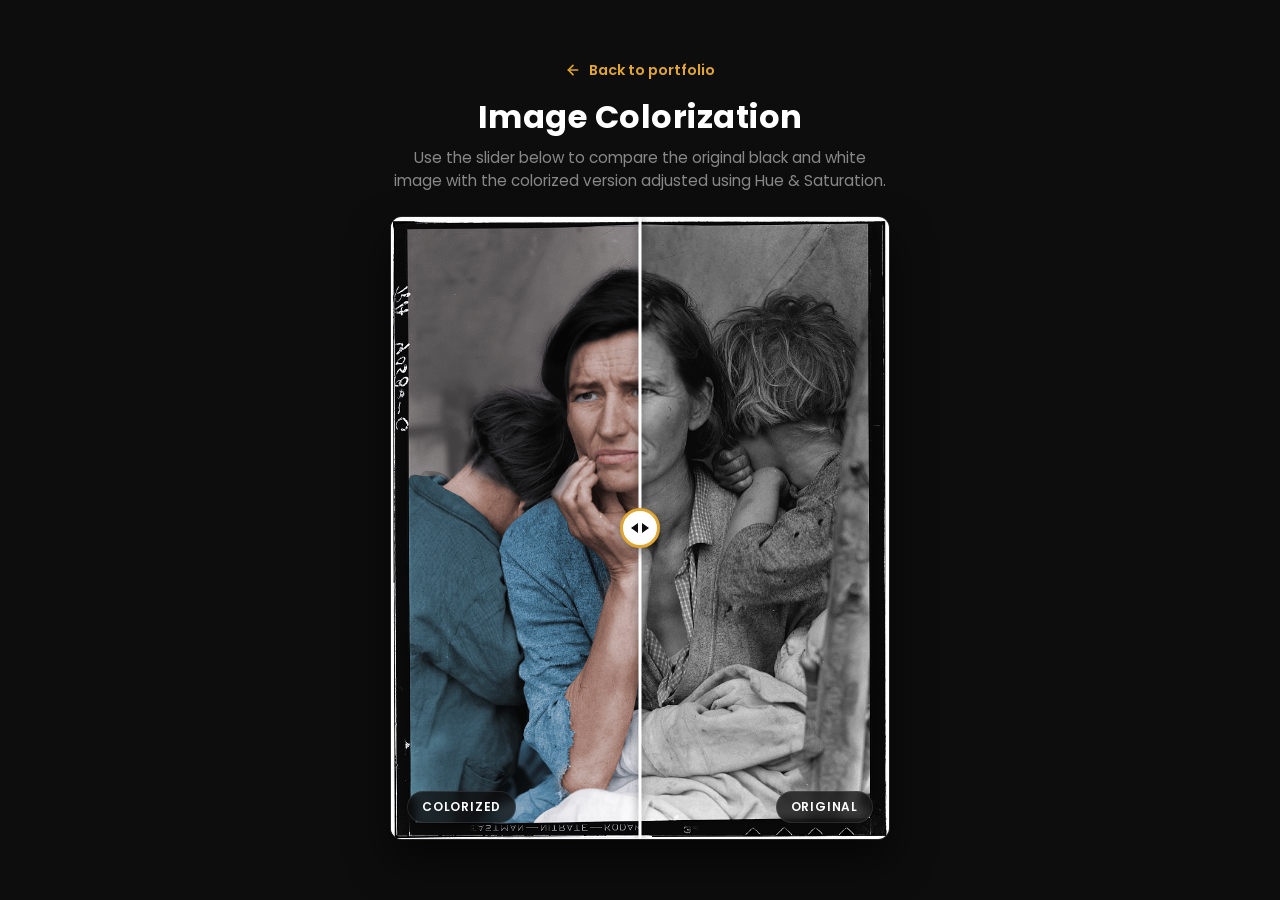
<file: projects/project-6/index.html>
<!DOCTYPE html>
<html lang="en">
<head>
    <meta charset="UTF-8">
    <meta name="viewport" content="width=device-width, initial-scale=1.0">
    <title>Image Colorization Preview</title>
    <link rel="preconnect" href="https://fonts.googleapis.com">
    <link href="https://fonts.googleapis.com/css2?family=Poppins:wght@400;600;700;800&display=swap" rel="stylesheet">
    <style>
        :root {
            color-scheme: dark;
            --black: #0d0d0d;
            --gold: #e0a631;
            --white: #ffffff;
            --grey: #888888;
            --bar-bg: #2a2a2a;
            --slider-pos: 50%;
        }

        * {
            box-sizing: border-box;
            margin: 0;
            padding: 0;
        }

        body {
            min-height: 100vh;
            display: flex;
            flex-direction: column;
            align-items: center;
            justify-content: center;
            background: var(--black);
            color: var(--white);
            font-family: 'Poppins', sans-serif;
            padding: 24px;
        }

        header {
            margin-bottom: 24px;
            text-align: center;
            max-width: 500px;
        }

        header a {
            color: var(--gold);
            text-decoration: none;
            font-weight: 600;
            font-size: 0.9rem;
            display: inline-flex;
            align-items: center;
            gap: 8px;
            transition: opacity 0.2s;
            margin-bottom: 12px;
        }

        header a:hover {
            opacity: 0.8;
        }

        header h1 {
            font-size: 2rem;
            font-weight: 700;
            letter-spacing: 0.5px;
        }

        header p {
            color: var(--grey);
            font-size: 0.95rem;
            margin-top: 6px;
            line-height: 1.5;
        }

        /* Slider Container */
        .slider-container {
            position: relative;
            width: min(100%, 500px);
            aspect-ratio: 821 / 1024;
            border-radius: 12px;
            overflow: hidden;
            box-shadow: 0 20px 40px rgba(0, 0, 0, 0.6);
            user-select: none;
            border: 1px solid rgba(255, 255, 255, 0.1);
        }

        .slider-image {
            position: absolute;
            top: 0;
            left: 0;
            width: 100%;
            height: 100%;
        }

        .slider-image img {
            width: 100%;
            height: 100%;
            object-fit: cover;
            display: block;
            pointer-events: none;
        }

        /* The colorized (after) image overlay */
        .image-after {
            clip-path: polygon(0 0, var(--slider-pos) 0, var(--slider-pos) 100%, 0 100%);
            z-index: 2;
        }
        
        /* The dividing line */
        .slider-line {
            position: absolute;
            top: 0;
            bottom: 0;
            left: var(--slider-pos);
            width: 3px;
            background: var(--white);
            box-shadow: 0 0 8px rgba(0, 0, 0, 0.5);
            z-index: 10;
            transform: translateX(-50%);
            pointer-events: none;
        }

        /* The drag handle */
        .slider-button {
            position: absolute;
            top: 50%;
            left: var(--slider-pos);
            width: 40px;
            height: 40px;
            background: var(--white);
            border: 3px solid var(--gold);
            border-radius: 50%;
            z-index: 11;
            transform: translate(-50%, -50%);
            cursor: ew-resize;
            display: flex;
            align-items: center;
            justify-content: center;
            box-shadow: 0 4px 12px rgba(0, 0, 0, 0.4);
            pointer-events: none;
            transition: background-color 0.2s;
        }

        .slider-container:hover .slider-button {
            background-color: var(--white);
        }

        .slider-button::before,
        .slider-button::after {
            content: '';
            width: 0;
            height: 0;
            border-style: solid;
        }

        .slider-button::before {
            border-width: 5px 7px 5px 0;
            border-color: transparent var(--black) transparent transparent;
            margin-right: 2px;
        }

        .slider-button::after {
            border-width: 5px 0 5px 7px;
            border-color: transparent transparent transparent var(--black);
            margin-left: 2px;
        }

        /* Transparent interactive range slider input overlay */
        .slider-input {
            position: absolute;
            top: 0;
            left: 0;
            width: 100%;
            height: 100%;
            opacity: 0;
            z-index: 20;
            cursor: ew-resize;
            -webkit-appearance: none;
            appearance: none;
        }
        
        /* Label badges */
        .label {
            position: absolute;
            bottom: 16px;
            background: rgba(13, 13, 13, 0.75);
            backdrop-filter: blur(4px);
            -webkit-backdrop-filter: blur(4px);
            color: var(--white);
            padding: 6px 14px;
            border-radius: 20px;
            font-size: 0.75rem;
            font-weight: 600;
            letter-spacing: 0.8px;
            text-transform: uppercase;
            z-index: 5;
            pointer-events: none;
            border: 1px solid rgba(255, 255, 255, 0.1);
            transition: opacity 0.3s;
        }

        .label-before {
            right: 16px;
        }

        .label-after {
            left: 16px;
        }

        /* Hide labels when user is actively dragging for a cleaner comparison */
        .slider-container:active .label {
            opacity: 0;
        }

        @media (max-width: 480px) {
            body {
                padding: 16px;
            }

            header h1 {
                font-size: 1.6rem;
            }

            .label {
                bottom: 12px;
                padding: 4px 10px;
                font-size: 0.7rem;
            }
        }
    </style>
</head>
<body>
    <header>
        <a href="../../index.html">
            <svg width="16" height="16" viewBox="0 0 24 24" fill="none" stroke="currentColor" stroke-width="2.5" stroke-linecap="round" stroke-linejoin="round">
                <line x1="19" y1="12" x2="5" y2="12"></line>
                <polyline points="12 19 5 12 12 5"></polyline>
            </svg>
            Back to portfolio
        </a>
        <h1>Image Colorization</h1>
        <p>Use the slider below to compare the original black and white image with the colorized version adjusted using Hue & Saturation.</p>
    </header>

    <div class="slider-container">
        <!-- Before: Original Black & White -->
        <div class="slider-image image-before">
            <img src="PhotoshopExtension_Image (8).png" alt="Original Black and White Image">
        </div>
        
        <!-- After: Colorized with Hue & Saturation -->
        <div class="slider-image image-after">
            <img src="colorize.png" alt="Colorized Image">
        </div>

        <div class="label label-after">Colorized</div>
        <div class="label label-before">Original</div>
        
        <div class="slider-line"></div>
        <div class="slider-button"></div>
        <input type="range" min="0" max="100" value="50" class="slider-input" id="slider-range" aria-label="Before and after comparison slider">
    </div>

    <script>
        const slider = document.getElementById('slider-range');
        const container = document.querySelector('.slider-container');
        
        slider.addEventListener('input', (e) => {
            container.style.setProperty('--slider-pos', `${e.target.value}%`);
        });
    </script>
</body>
</html>
</file>
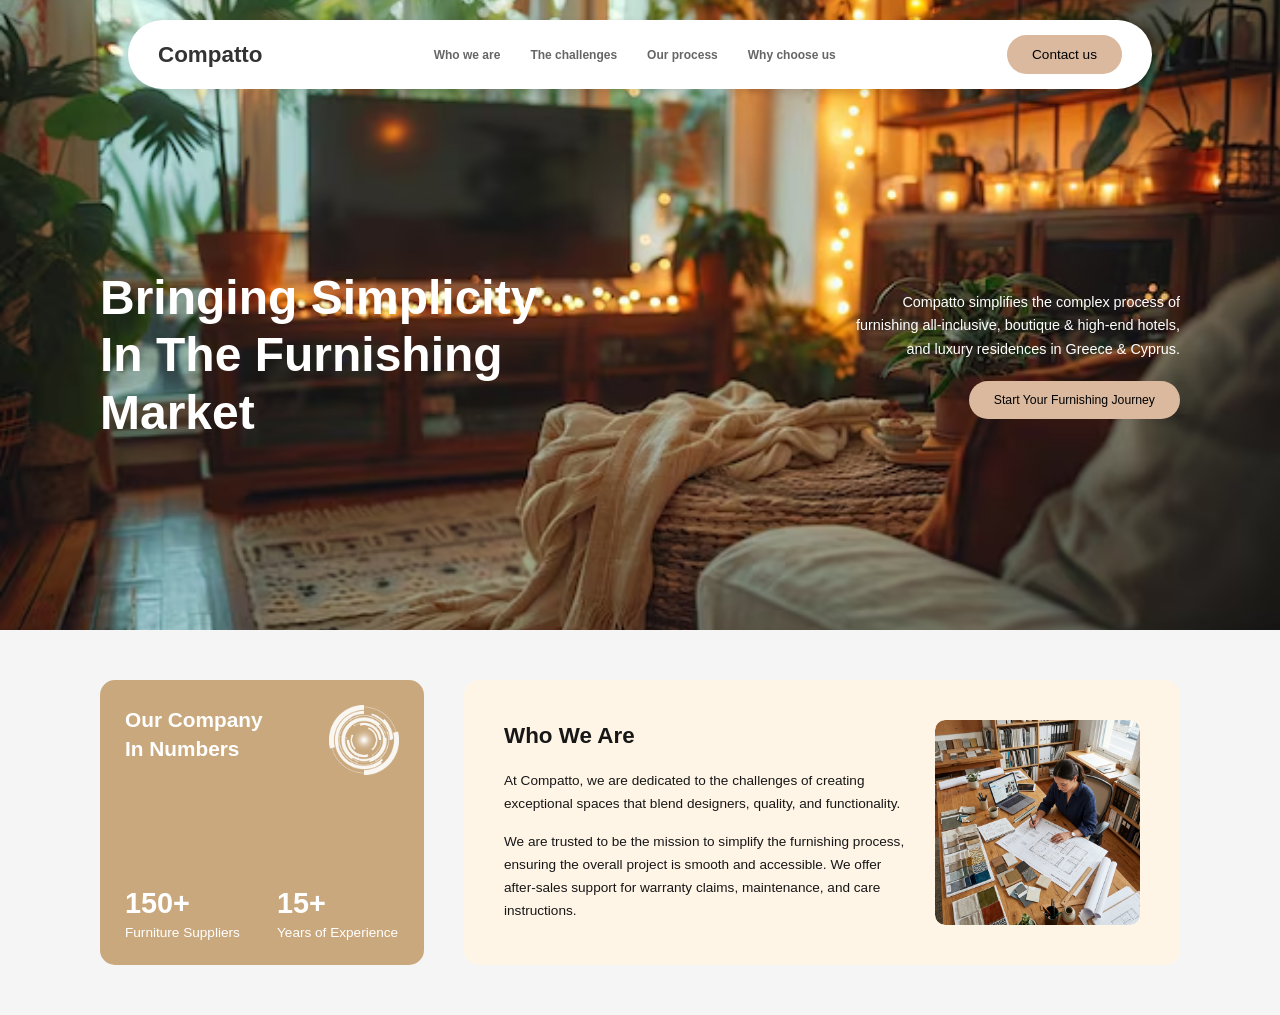
<file: portfolio-main/portfolio-main/projects/project-1/index.html>
<!DOCTYPE html>
<html lang="en">
<head>
    <meta charset="UTF-8">
    <meta name="viewport" content="width=device-width, initial-scale=1.0">
    <title>Compatto - Furnishing Solutions</title>
    <link rel="stylesheet" href="style.css">
</head>
<body>
    <nav id="navbar">
            <div id="logo">
                Compatto
            </div>

            <div id="center">
                <h3 class="text">Who we are</h3>
                <h3 class="text">The challenges</h3>
                <h3 class="text">Our process</h3>
                <h3 class="text">Why choose us</h3>
            </div>

            <div id="right">
                <button>Contact us</button>
            </div>

            <button id="menu-toggle" aria-label="Toggle navigation">
                <span></span>
                <span></span>
                <span></span>
            </button>
        </nav>

        <div id="herosection">
            
            <div id="lines">
                <h1>Bringing Simplicity <br> In The Furnishing Market</h1>
            </div>
                
         <div id="leftline">
            <h2>Compatto simplifies the complex process of <br> furnishing all-inclusive, boutique & high-end hotels, <br> and luxury residences in Greece & Cyprus.</h2>
            <button class="button2">Start Your Furnishing Journey</button>
        </div>
            
        </div>

        <div id="bottom">
            <div class="bottom-content">
                <div class="bottom-left-box">
                    <div class="box-header">
                        <div class="box-title">
                            <h2>Our Company <br> In Numbers</h2>
                        </div>
                        <div class="logo-wrapper">
                            <img src="img/logo 3.png" alt="Compatto Logo"  >  
                        </div>
                    </div>
                    <div class="box-footer">
                        <div class="stat">
                            <h1 id="num">150+</h1>
                            <h3>Furniture Suppliers</h3>
                        </div>
                        <div class="stat">
                            <h1 id="num1">15+</h1>
                            <h3>Years of Experience</h3>
                        </div>
                    </div>
                </div>
                <div class="bottom-right">
                    <div class="who-wrapper">
                        <div class="who-text">
                            <h2>Who We Are</h2>
                            <p>At Compatto, we are dedicated to the challenges of creating exceptional spaces that blend designers, quality, and functionality.</p>
                            <p>We are trusted to be the mission to simplify the furnishing process, ensuring the overall project is smooth and accessible. We offer after-sales support for warranty claims, maintenance, and care instructions.</p>
                        </div>
                        <div class="who-image">
                            <img src="img/workspace.png" alt="Office scene" />
                        </div>
                    </div>
                </div>
            </div>
        </div>

    <script>
        const menuToggle = document.getElementById('menu-toggle');
        const navbar = document.getElementById('navbar');
        menuToggle.addEventListener('click', () => {
            navbar.classList.toggle('open');
        });
    </script>
</body>
</html>
</file>
<file: style.css>
:root {
    --black: #0d0d0d;
    --gold: #e0a631;
    --white: #ffffff;
    --grey: #888888;
    --bar-bg: #2a2a2a;
}

* {
    margin: 0;
    padding: 0;
    box-sizing: border-box;
}

html {
    scroll-behavior: smooth;
}

body {
    font-family: 'Poppins', sans-serif;
    background-color: var(--black);
    color: var(--white);
    overflow-x: hidden;
}

a {
    text-decoration: none;
    color: inherit;
}

nav {
    display: flex;
    justify-content: space-between;
    align-items: center;
    width: min(1240px, 100%);
    margin: 0 auto;
    padding: 16px 36px;
    position: sticky;
    top: 0;
    background-color: var(--black);
    z-index: 100;
}

.logo img{
   height: 30px;
}

.nav-links {
    list-style: none;
    display: flex;
    gap: 24px;
}

.nav-links a {
    font-size: 0.8rem;
    color: var(--grey);
    transition: color 0.3s;
}

.nav-links a:hover,
.nav-links a.active {
    color: var(--gold);
    border-bottom: 2px solid var(--gold);
    padding-bottom: 3px;
}

#home {
    display: flex;
    align-items: flex-end;
    justify-content: space-between;
    gap: 18px;
    width: min(1240px, 100%);
    margin: 0 auto;
    padding: 30px 36px 0;
    min-height: 84vh;
}

.hero-text {
    max-width: 410px;
    padding-left: 6px;
    padding-bottom: 84px;
}

.hero-text .hello {
    color: var(--gold);
    font-size: 0.85rem;
    font-weight: 600;
    letter-spacing: 2px;
    text-transform: uppercase;
    margin-bottom: 10px;
}

.hero-text h1 {
    font-size: 4.1rem;
    font-weight: 800;
    line-height: 1.03;
}

.hero-text h1 span {
    color: var(--gold);
}

.hero-text .subtitle {
    font-size: 2.2rem;
    font-weight: 600;
    color: var(--white);
    margin: 16px 0 28px;
}

.hero-buttons {
    display: flex;
    gap: 15px;
}

.hero-image {
    flex: 1;
    display: flex;
    justify-content: flex-end;
    align-items: flex-end;
}

.hero-image img {
    width: min(55vw, 520px);
    max-height: 79vh;
    object-fit: contain;
    border-radius: 0;
    display: block;
}

.btn-gold {
    display: inline-block;
    background: var(--gold);
    color: var(--black);
    padding: 10px 26px;
    border-radius: 25px;
    font-weight: 600;
    font-size: 0.85rem;
    border: 2px solid var(--gold);
    cursor: pointer;
    transition: opacity 0.3s;
}

.btn-gold:hover {
    opacity: 0.85;
}

.btn-outline {
    display: inline-block;
    background: transparent;
    color: var(--white);
    padding: 10px 26px;
    border-radius: 25px;
    font-weight: 600;
    font-size: 0.85rem;
    border: 2px solid var(--white);
    cursor: pointer;
    transition: border-color 0.3s, color 0.3s;
}

.btn-outline:hover {
    border-color: var(--gold);
    color: var(--gold);
}

#about {
    display: flex;
    align-items: flex-end;
    gap: 42px;
    width: min(1240px, 100%);
    margin: 0 auto;
    padding: 72px 36px 84px;
}

.about-image {
    flex: 0 0 auto;
    display: flex;
    align-items: flex-end;
}

.about-image img {
    width: min(36vw, 300px);
    max-height: 55vh;
    object-fit: contain;
    border-radius: 0;
}

.about-content {
    max-width: 580px;
}

.section-watermark {
    position: relative;
    margin-bottom: 10px;
}

.section-watermark .watermark {
    position: absolute;
    top: -26px;
    left: 0;
    font-size: 5.2rem;
    font-weight: 800;
    color: rgba(255, 255, 255, 0.05);
    pointer-events: none;
    user-select: none;
}

.section-watermark h2 {
    font-size: 3.3rem;
    font-weight: 700;
    position: relative;
    z-index: 1;
}

.about-desc {
    color: var(--grey);
    font-size: 1.05rem;
    margin: 14px 0 24px;
    line-height: 1.8;
}

.about-info {
    display: grid;
    grid-template-columns: 150px 1fr;
    gap: 12px 28px;
    margin-bottom: 24px;
}

.info-row {
    font-size: 1rem;
    display: contents;
}

.info-label {
    font-weight: 600;
    color: var(--white);
    margin-right: 0;
}

.info-value {
    color: var(--grey);
}

.project-count {
    font-size: 2rem;
    margin-bottom: 20px;
    color: var(--white);
}

.project-count strong {
    color: var(--gold);
    font-size: 2rem;
}

#skills {
    width: min(1240px, 100%);
    margin: 0 auto;
    padding: 72px 36px;
    text-align: center;
}

#skills .section-header {
    margin-bottom: 40px;
}

#skills .section-header .section-watermark {
    display: inline-block;
}

#skills .section-header p {
    color: var(--grey);
    font-size: 1rem;
    margin-top: 10px;
}

.skills-grid {
    display: grid;
    grid-template-columns: 1fr 1fr;
    gap: 20px 34px;
    max-width: 1140px;
    margin: 0 auto;
    text-align: left;
}

.skill-label {
    display: flex;
    justify-content: space-between;
    font-size: 1.55rem;
    font-weight: 600;
    margin-bottom: 8px;
}

.skill-bar {
    background: var(--bar-bg);
    border-radius: 4px;
    height: 9px;
    overflow: hidden;
}

.skill-bar .fill {
    height: 100%;
    background: var(--gold);
    border-radius: 4px;
}

footer {
    text-align: center;
    padding: 30px;
    color: var(--grey);
    font-size: 0.95rem;
    border-top: 1px solid #1e1e1e;
}

@media (max-width: 1024px) {
    nav,
    #home {
        padding: 32px 22px 0;
    }

    #about,
    #skills {
        padding-left: 22px;
        padding-right: 22px;
    }

    .hero-text h1 {
        font-size: 3.2rem;
    }

    .hero-text .subtitle {
        font-size: 1.75rem;
    }

    .section-watermark h2 {
        font-size: 2.6rem;
    }

    .skill-label {
        font-size: 1.2rem;
    }
}

@media (max-width: 768px) {
    nav {
        flex-wrap: wrap;
        gap: 12px;
        padding: 14px 18px;
    }

    .nav-links {
        flex-wrap: wrap;
        gap: 12px 16px;
    }

    #home,
    #about {
        flex-direction: column;
        align-items: flex-start;
        padding: 28px 18px;
    }

    .hero-image,
    .about-image {
        width: 100%;
        justify-content: center;
    }

    .hero-image img,
    .about-image img {
        width: min(100%, 355px);
    }

    .hero-text h1 {
        font-size: 2.6rem;
    }

    .hero-text .subtitle {
        font-size: 1.4rem;
    }

    .section-watermark .watermark {
        font-size: 4rem;
    }

    .section-watermark h2 {
        font-size: 2.1rem;
    }

    .about-info {
        grid-template-columns: 130px 1fr;
        gap: 10px 16px;
    }

    .project-count,
    .project-count strong {
        font-size: 1.5rem;
    }

    #skills {
        padding: 68px 18px;
    }

    #skills .section-header p {
        font-size: 1rem;
    }

    .skills-grid {
        grid-template-columns: 1fr;
        gap: 18px;
    }

    .skill-label {
        font-size: 1.1rem;
    }
}

#projects {
    width: min(1240px, 100%);
    margin: 0 auto;
    padding: 72px 36px;
    text-align: center;
}

#projects .section-header {
    margin-bottom: 50px;
}

#projects .section-header .section-watermark {
    display: inline-block;
}

#projects .section-header p {
    color: var(--grey);
    font-size: 1rem;
    margin-top: 10px;
}

.projects-grid {
    display: grid;
    grid-template-columns: repeat(auto-fit, minmax(340px, 1fr));
    gap: 30px;
    max-width: 1140px;
    margin: 0 auto;
}

.project-card {
    background: #1a1a1a;
    border-radius: 8px;
    overflow: hidden;
    transition: transform 0.3s ease, box-shadow 0.3s ease;
    text-align: left;
}

.project-card--clickable {
    cursor: pointer;
}

.project-card--clickable:focus-visible {
    outline: 2px solid var(--gold);
    outline-offset: 4px;
}

.project-card--link {
    display: block;
    color: inherit;
    text-decoration: none;
}

.project-card:hover {
    transform: translateY(-5px);
    box-shadow: 0 8px 20px rgba(224, 166, 49, 0.2);
}

.project-image {
    width: 100%;
    height: 220px;
    overflow: hidden;
}

.project-image img {
    width: 100%;
    height: 100%;
    object-fit: cover;
    transition: transform 0.3s ease;
}

.chalo-thumb {
    object-position: center top;
}

.microsoft-thumb {
    object-position: center top;
}

.modern-poster-thumb {
    object-position: center center;
}

.image-colorize-container {
    position: relative;
}

.image-colorize-container .image-bw {
    position: relative;
    z-index: 1;
}

.image-colorize-container .image-color {
    position: absolute;
    top: 0;
    left: 0;
    width: 100%;
    height: 100%;
    object-fit: cover;
    z-index: 2;
    opacity: 0;
    transition: opacity 0.5s ease, transform 0.3s ease;
}

.project-card:hover .image-colorize-container .image-color {
    opacity: 1;
}

.project-card:hover .project-image img {
    transform: scale(1.05);
}

.project-content {
    padding: 24px;
}

.project-content h3 {
    font-size: 1.4rem;
    font-weight: 700;
    color: var(--white);
    margin-bottom: 12px;
}

.project-content p {
    color: var(--grey);
    font-size: 0.95rem;
    line-height: 1.6;
    margin-bottom: 16px;
}

.project-tags {
    display: flex;
    flex-wrap: wrap;
    gap: 8px;
    margin-bottom: 18px;
}

.tag {
    background: var(--bar-bg);
    color: var(--gold);
    padding: 4px 12px;
    border-radius: 4px;
    font-size: 0.75rem;
    font-weight: 600;
}

.project-links {
    display: flex;
    gap: 12px;
}

.project-link {
    color: var(--gold);
    font-size: 0.9rem;
    font-weight: 600;
    text-decoration: none;
    transition: opacity 0.3s;
}

.project-link:hover {
    opacity: 0.7;
}

@media (max-width: 768px) {
    #projects {
        padding: 68px 18px;
    }

    .projects-grid {
        grid-template-columns: 1fr;
        gap: 24px;
    }

    .project-image {
        height: 200px;
    }

    .project-content h3 {
        font-size: 1.2rem;
    }
}

#contact {
    width: min(1240px, 100%);
    margin: 0 auto;
    padding: 72px 36px;
    text-align: center;
}

#contact .section-header {
    margin-bottom: 50px;
}

#contact .section-header .section-watermark {
    display: inline-block;
}

#contact .section-header p {
    color: var(--grey);
    font-size: 1rem;
    margin-top: 10px;
}

.contact-grid {
    display: grid;
    grid-template-columns: repeat(auto-fit, minmax(280px, 1fr));
    gap: 30px;
    max-width: 1140px;
    margin: 0 auto;
}

.contact-card {
    background: #1a1a1a;
    border-radius: 8px;
    padding: 40px 30px;
    transition: transform 0.3s ease, box-shadow 0.3s ease, background 0.3s ease;
    text-align: center;
    display: block;
    color: inherit;
    text-decoration: none;
}

.contact-card:hover {
    transform: translateY(-5px);
    box-shadow: 0 8px 20px rgba(224, 166, 49, 0.2);
    background: #222222;
}

.contact-icon {
    color: var(--gold);
    margin-bottom: 20px;
    display: flex;
    justify-content: center;
}

.contact-card h3 {
    font-size: 1.4rem;
    font-weight: 700;
    color: var(--white);
    margin-bottom: 10px;
}

.contact-card p {
    color: var(--grey);
    font-size: 1rem;
    line-height: 1.6;
}

@media (max-width: 768px) {
    #contact {
        padding: 68px 18px;
    }

    .contact-grid {
        grid-template-columns: 1fr;
        gap: 20px;
    }

    .contact-card {
        padding: 30px 20px;
    }

    .contact-card h3 {
        font-size: 1.2rem;
    }
}
</file>
<file: projects/project-1/style.css>
* {
    margin: 0;
    padding: 0;
    box-sizing: border-box;
    font-family: 'Segoe UI', Tahoma, Geneva, Verdana, sans-serif;
}

body {
    background-color: #f5f5f5;
}

#navbar {
    width: 80vw;
    background-color: #ffffff;
    margin: 0 auto;
    border-radius: 50px;
    padding: 15px 30px;
    display: flex;
    align-items: center;
    justify-content: space-between;
    position: absolute;
    top: 20px;
    left: 50%;
    transform: translateX(-50%);
    z-index: 200;
    box-shadow: 0 4px 10px rgba(0, 0, 0, 0.1);
}

#logo {
    font-size: 1.4em;
    font-weight: 600;
    color: #333;
    white-space: nowrap;
}

#center {
    display: flex;
    gap: 30px;
    align-items: center;
}

.text {
    font-size: 0.75em;
    color: #666;
    cursor: pointer;
    transition: color 0.3s;
    white-space: nowrap;
}

.text:hover {
    color: #b8956a;
}

#right button {
    background-color: #dab99f;
    border: none;
    border-radius: 25px;
    font-size: 0.85em;
    padding: 12px 25px;
    cursor: pointer;
    font-weight: 500;
    transition: background-color 0.3s;
    white-space: nowrap;
}

#right button:hover {
    background-color: #c9a087;
}

#menu-toggle {
    display: none;
    flex-direction: column;
    gap: 5px;
    cursor: pointer;
    background: none;
    border: none;
    padding: 4px;
}

#menu-toggle span {
    display: block;
    width: 24px;
    height: 2px;
    background-color: #333;
    border-radius: 2px;
    transition: all 0.3s;
}

#herosection {
    height: 70vh;
    min-height: 420px;
    width: 100%;
    background-image: url(img/hero.avif);
    background-repeat: no-repeat;
    background-position: center;
    background-size: cover;
    display: flex;
    align-items: center;
    justify-content: space-between;
    position: relative;
    padding-top: 80px;
}

#lines {
    padding-left: 100px;
    display: flex;
    color: #ffffff;
    flex: 1;
    align-items: center;
}

#lines h1 {
    font-size: 3em;
    font-weight: 600;
    line-height: 1.2;
    max-width: 500px;
}

#leftline {
    padding-right: 100px;
    font-size: 0.9em;
    color: #ffffff;
    flex: 1;
    display: flex;
    flex-direction: column;
    justify-content: center;
    align-items: flex-end;
    text-align: right;
}

#leftline h2 {
    font-size: 1em;
    font-weight: 400;
    line-height: 1.6;
    margin-bottom: 20px;
    max-width: 400px;
}

.button2 {
    background-color: #dab99f;
    border: none;
    border-radius: 25px;
    padding: 12px 25px;
    font-size: 0.85em;
    cursor: pointer;
    font-weight: 500;
    width: fit-content;
    transition: background-color 0.3s;
}

.button2:hover {
    background-color: #c9a087;
}

#bottom {
    margin: 50px 100px;
}

.bottom-content {
    display: flex;
    gap: 40px;
    align-items: stretch;
}

.bottom-left-box {
    flex: none;
    width: 30%;
    background-color: #c9a87d;
    padding: 25px;
    border-radius: 15px;
    color: #ffffff;
    display: flex;
    flex-direction: column;
}

.box-header {
    display: flex;
    justify-content: space-between;
    align-items: flex-start;
    margin-bottom: 30px;
    gap: 10px;
}

.box-title h2 {
    font-size: 1.3em;
    font-weight: 600;
    line-height: 1.4;
}

.logo-wrapper {
    display: flex;
    align-items: flex-start;
    justify-content: center;
    flex-shrink: 0;
}

.logo-wrapper img {
    height: 70px;
    width: auto;
    object-fit: contain;
}

.box-footer {
    display: flex;
    gap: 30px;
    margin-top: auto;
    align-items: flex-end;
}

.stat {
    flex: 1;
}

.stat h1 {
    font-size: 1.8em;
    font-weight: 700;
    margin-bottom: 5px;
}

.stat h3 {
    font-size: 0.85em;
    font-weight: 400;
}

.bottom-right {
    flex: 1;
    background-color: rgb(255, 245, 231);
    padding: 40px;
    border-radius: 15px;
    color: #171717;
}

.bottom-right h2 {
    font-size: 1.4em;
    font-weight: 600;
    margin-bottom: 20px;
}

.who-wrapper {
    display: flex;
    gap: 20px;
    align-items: center;
    height: 100%;
}

.who-text {
    flex: 2;
}

.who-text p {
    font-size: 0.85em;
    line-height: 1.7;
    margin-bottom: 15px;
}

.who-text p:last-child {
    margin-bottom: 0;
}

.who-image {
    flex: 1;
    display: flex;
    align-items: center;
    justify-content: center;
    max-height: 300px;
    overflow: hidden;
    border-radius: 10px;
}

.who-image img {
    width: 100%;
    height: 100%;
    object-fit: cover;
    border-radius: 10px;
}

@media (max-width: 1024px) {
    #navbar {
        width: 90vw;
        padding: 12px 20px;
    }

    #center {
        gap: 18px;
    }

    #lines {
        padding-left: 50px;
    }

    #lines h1 {
        font-size: 2.2em;
    }

    #leftline {
        padding-right: 50px;
    }

    #leftline h2 {
        font-size: 0.95em;
    }

    #bottom {
        margin: 40px 40px;
    }

    .bottom-left-box {
        width: 35%;
    }
}

@media (max-width: 768px) {
    #navbar {
        width: 92vw;
        border-radius: 30px;
        padding: 12px 20px;
        flex-wrap: wrap;
        position: fixed;
        top: 12px;
    }

    #center,
    #right {
        display: none;
    }

    #menu-toggle {
        display: flex;
    }

    #navbar.open #center {
        display: flex;
        flex-direction: column;
        align-items: flex-start;
        gap: 12px;
        width: 100%;
        padding: 16px 0 8px;
        border-top: 1px solid #eee;
        margin-top: 10px;
    }

    #navbar.open #right {
        display: flex;
        width: 100%;
        padding-bottom: 6px;
    }

    #navbar.open #right button {
        width: 100%;
    }

    #herosection {
        height: auto;
        min-height: 70vh;
        flex-direction: column;
        align-items: flex-start;
        justify-content: flex-end;
        padding: 100px 30px 40px;
    }

    #lines {
        padding-left: 0;
        margin-bottom: 20px;
    }

    #lines h1 {
        font-size: 2em;
        max-width: 100%;
    }

    #leftline {
        padding-right: 0;
        align-items: flex-start;
        text-align: left;
    }

    #leftline h2 {
        max-width: 100%;
    }

    #bottom {
        margin: 30px 20px;
    }

    .bottom-content {
        flex-direction: column;
        gap: 24px;
    }

    .bottom-left-box {
        width: 100%;
        margin-left: 0;
    }

    .bottom-right {
        width: 100%;
        margin-left: 0;
        padding: 28px;
    }

    .who-wrapper {
        flex-direction: column;
    }

    .who-image {
        width: 100%;
        max-height: 220px;
    }
}

@media (max-width: 480px) {
    #navbar {
        width: 94vw;
        top: 8px;
        padding: 10px 16px;
    }

    #logo {
        font-size: 1.2em;
    }

    #herosection {
        padding: 90px 20px 32px;
        min-height: 75vh;
    }

    #lines h1 {
        font-size: 1.65em;
    }

    #leftline h2 {
        font-size: 0.88em;
    }

    .button2 {
        padding: 10px 20px;
        font-size: 0.82em;
    }

    #bottom {
        margin: 24px 14px;
    }

    .bottom-right {
        padding: 22px;
    }

    .box-footer {
        gap: 16px;
    }

    .stat h1 {
        font-size: 1.5em;
    }

    .logo-wrapper img {
        height: 55px;
    }
}
</file>
<file: portfolio-main/portfolio-main/projects/project-1/style.css>
* {
    margin: 0;
    padding: 0;
    box-sizing: border-box;
    font-family: 'Segoe UI', Tahoma, Geneva, Verdana, sans-serif;
}

body {
    background-color: #f5f5f5;
}

#navbar {
    width: 80vw;
    background-color: #ffffff;
    margin: 0 auto;
    border-radius: 50px;
    padding: 15px 30px;
    display: flex;
    align-items: center;
    justify-content: space-between;
    position: absolute;
    top: 20px;
    left: 50%;
    transform: translateX(-50%);
    z-index: 200;
    box-shadow: 0 4px 10px rgba(0, 0, 0, 0.1);
}

#logo {
    font-size: 1.4em;
    font-weight: 600;
    color: #333;
    white-space: nowrap;
}

#center {
    display: flex;
    gap: 30px;
    align-items: center;
}

.text {
    font-size: 0.75em;
    color: #666;
    cursor: pointer;
    transition: color 0.3s;
    white-space: nowrap;
}

.text:hover {
    color: #b8956a;
}

#right button {
    background-color: #dab99f;
    border: none;
    border-radius: 25px;
    font-size: 0.85em;
    padding: 12px 25px;
    cursor: pointer;
    font-weight: 500;
    transition: background-color 0.3s;
    white-space: nowrap;
}

#right button:hover {
    background-color: #c9a087;
}

#menu-toggle {
    display: none;
    flex-direction: column;
    gap: 5px;
    cursor: pointer;
    background: none;
    border: none;
    padding: 4px;
}

#menu-toggle span {
    display: block;
    width: 24px;
    height: 2px;
    background-color: #333;
    border-radius: 2px;
    transition: all 0.3s;
}

#herosection {
    height: 70vh;
    min-height: 420px;
    width: 100%;
    background-image: url(img/hero.avif);
    background-repeat: no-repeat;
    background-position: center;
    background-size: cover;
    display: flex;
    align-items: center;
    justify-content: space-between;
    position: relative;
    padding-top: 80px;
}

#lines {
    padding-left: 100px;
    display: flex;
    color: #ffffff;
    flex: 1;
    align-items: center;
}

#lines h1 {
    font-size: 3em;
    font-weight: 600;
    line-height: 1.2;
    max-width: 500px;
}

#leftline {
    padding-right: 100px;
    font-size: 0.9em;
    color: #ffffff;
    flex: 1;
    display: flex;
    flex-direction: column;
    justify-content: center;
    align-items: flex-end;
    text-align: right;
}

#leftline h2 {
    font-size: 1em;
    font-weight: 400;
    line-height: 1.6;
    margin-bottom: 20px;
    max-width: 400px;
}

.button2 {
    background-color: #dab99f;
    border: none;
    border-radius: 25px;
    padding: 12px 25px;
    font-size: 0.85em;
    cursor: pointer;
    font-weight: 500;
    width: fit-content;
    transition: background-color 0.3s;
}

.button2:hover {
    background-color: #c9a087;
}

#bottom {
    margin: 50px 100px;
}

.bottom-content {
    display: flex;
    gap: 40px;
    align-items: stretch;
}

.bottom-left-box {
    flex: none;
    width: 30%;
    background-color: #c9a87d;
    padding: 25px;
    border-radius: 15px;
    color: #ffffff;
    display: flex;
    flex-direction: column;
}

.box-header {
    display: flex;
    justify-content: space-between;
    align-items: flex-start;
    margin-bottom: 30px;
    gap: 10px;
}

.box-title h2 {
    font-size: 1.3em;
    font-weight: 600;
    line-height: 1.4;
}

.logo-wrapper {
    display: flex;
    align-items: flex-start;
    justify-content: center;
    flex-shrink: 0;
}

.logo-wrapper img {
    height: 70px;
    width: auto;
    object-fit: contain;
}

.box-footer {
    display: flex;
    gap: 30px;
    margin-top: auto;
    align-items: flex-end;
}

.stat {
    flex: 1;
}

.stat h1 {
    font-size: 1.8em;
    font-weight: 700;
    margin-bottom: 5px;
}

.stat h3 {
    font-size: 0.85em;
    font-weight: 400;
}

.bottom-right {
    flex: 1;
    background-color: rgb(255, 245, 231);
    padding: 40px;
    border-radius: 15px;
    color: #171717;
}

.bottom-right h2 {
    font-size: 1.4em;
    font-weight: 600;
    margin-bottom: 20px;
}

.who-wrapper {
    display: flex;
    gap: 20px;
    align-items: center;
    height: 100%;
}

.who-text {
    flex: 2;
}

.who-text p {
    font-size: 0.85em;
    line-height: 1.7;
    margin-bottom: 15px;
}

.who-text p:last-child {
    margin-bottom: 0;
}

.who-image {
    flex: 1;
    display: flex;
    align-items: center;
    justify-content: center;
    max-height: 300px;
    overflow: hidden;
    border-radius: 10px;
}

.who-image img {
    width: 100%;
    height: 100%;
    object-fit: cover;
    border-radius: 10px;
}

@media (max-width: 1024px) {
    #navbar {
        width: 90vw;
        padding: 12px 20px;
    }

    #center {
        gap: 18px;
    }

    #lines {
        padding-left: 50px;
    }

    #lines h1 {
        font-size: 2.2em;
    }

    #leftline {
        padding-right: 50px;
    }

    #leftline h2 {
        font-size: 0.95em;
    }

    #bottom {
        margin: 40px 40px;
    }

    .bottom-left-box {
        width: 35%;
    }
}

@media (max-width: 768px) {
    #navbar {
        width: 92vw;
        border-radius: 30px;
        padding: 12px 20px;
        flex-wrap: wrap;
        position: fixed;
        top: 12px;
    }

    #center,
    #right {
        display: none;
    }

    #menu-toggle {
        display: flex;
    }

    #navbar.open #center {
        display: flex;
        flex-direction: column;
        align-items: flex-start;
        gap: 12px;
        width: 100%;
        padding: 16px 0 8px;
        border-top: 1px solid #eee;
        margin-top: 10px;
    }

    #navbar.open #right {
        display: flex;
        width: 100%;
        padding-bottom: 6px;
    }

    #navbar.open #right button {
        width: 100%;
    }

    #herosection {
        height: auto;
        min-height: 70vh;
        flex-direction: column;
        align-items: flex-start;
        justify-content: flex-end;
        padding: 100px 30px 40px;
    }

    #lines {
        padding-left: 0;
        margin-bottom: 20px;
    }

    #lines h1 {
        font-size: 2em;
        max-width: 100%;
    }

    #leftline {
        padding-right: 0;
        align-items: flex-start;
        text-align: left;
    }

    #leftline h2 {
        max-width: 100%;
    }

    #bottom {
        margin: 30px 20px;
    }

    .bottom-content {
        flex-direction: column;
        gap: 24px;
    }

    .bottom-left-box {
        width: 100%;
        margin-left: 0;
    }

    .bottom-right {
        width: 100%;
        margin-left: 0;
        padding: 28px;
    }

    .who-wrapper {
        flex-direction: column;
    }

    .who-image {
        width: 100%;
        max-height: 220px;
    }
}

@media (max-width: 480px) {
    #navbar {
        width: 94vw;
        top: 8px;
        padding: 10px 16px;
    }

    #logo {
        font-size: 1.2em;
    }

    #herosection {
        padding: 90px 20px 32px;
        min-height: 75vh;
    }

    #lines h1 {
        font-size: 1.65em;
    }

    #leftline h2 {
        font-size: 0.88em;
    }

    .button2 {
        padding: 10px 20px;
        font-size: 0.82em;
    }

    #bottom {
        margin: 24px 14px;
    }

    .bottom-right {
        padding: 22px;
    }

    .box-footer {
        gap: 16px;
    }

    .stat h1 {
        font-size: 1.5em;
    }

    .logo-wrapper img {
        height: 55px;
    }
}
</file>
